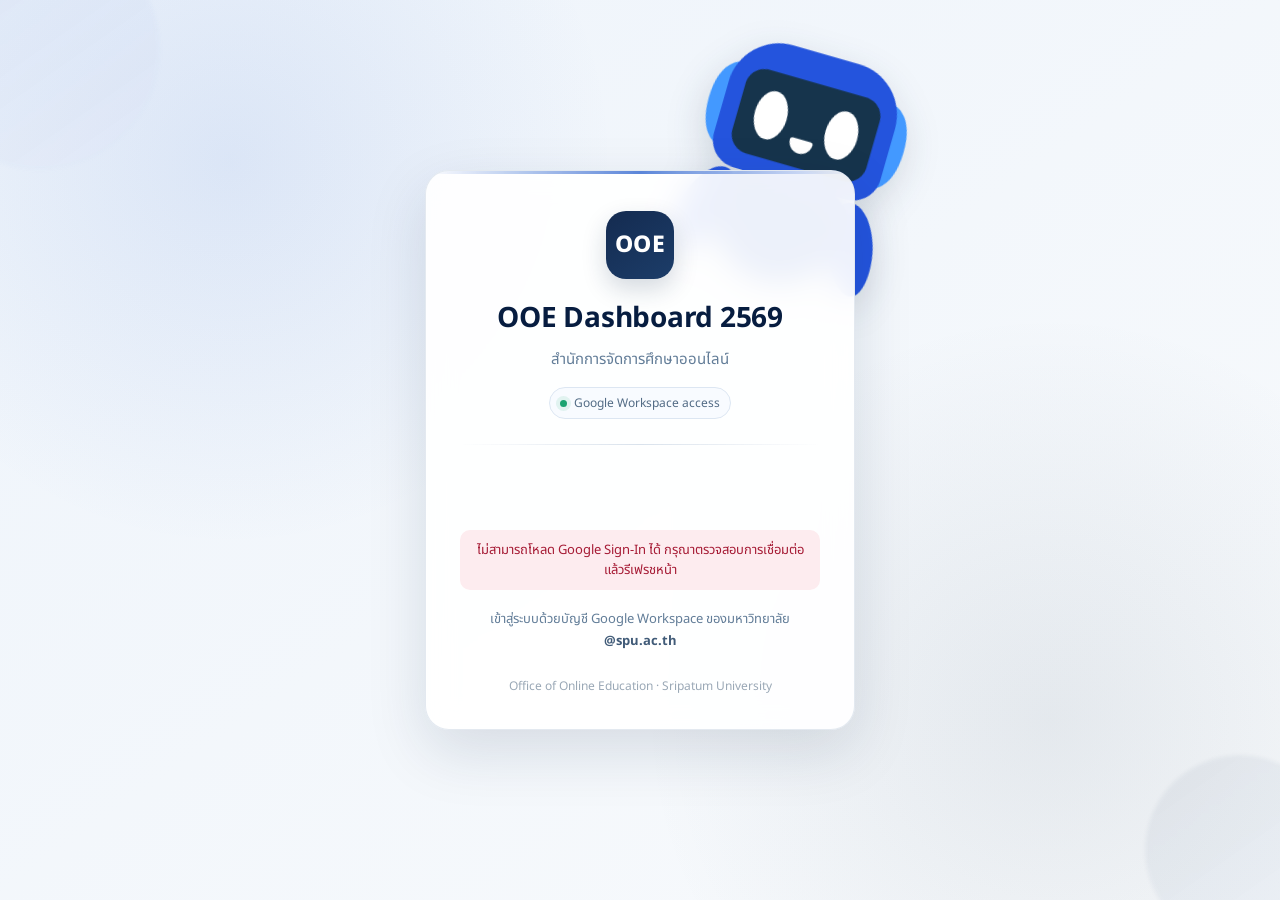
<file: index.html>
<!doctype html>
<html lang="th"><head><meta charset="utf-8"><meta name="viewport" content="width=device-width,initial-scale=1"><title>OOE GS &amp; GR Dashboard 2569</title>
<link rel="stylesheet" href="assets/ooe-font.css">
<style>
:root{--navy:#102a43;--blue:#245dcc;--ink:#243b53;--muted:#627d98;--line:#d9e2ec;--bg:#f3f6fb;--green:#199c6b;--amber:#eaa018;--red:#e64256;--gray:#7b8794;--violet:#7467a8;--shadow:0 8px 24px rgba(16,42,67,.08)}*{box-sizing:border-box}body{margin:0;background:var(--bg);color:var(--ink);font:15px "Noto Sans Thai","Leelawadee UI",Tahoma,Arial,sans-serif}.topbar{background:#142b50;color:#fff}.topbar-inner{max-width:1500px;margin:auto;padding:23px 28px;display:flex;justify-content:space-between;align-items:flex-end;gap:20px}.header-meta{display:flex;flex-direction:column;align-items:flex-end;gap:8px}h1{margin:0;font-size:clamp(23px,3vw,34px);line-height:1.2}.subtitle{margin:5px 0 0;color:#d9e8f5}.source{text-align:right;color:#d9e8f5;font-size:13px;line-height:1.55}.source span{display:block}.source-summary{color:#fff;font-weight:800}.source-reference{display:flex!important;align-items:center;justify-content:flex-end;gap:7px}.lang-switch{display:inline-flex;align-items:center;padding:3px;border:1px solid rgba(255,255,255,.22);border-radius:9px;background:rgba(255,255,255,.07)}.lang-btn{height:28px;min-width:38px;padding:0 9px;border:0;border-radius:6px;background:transparent;color:#c7d7e8;font-size:11px;font-weight:800;line-height:1;cursor:pointer}.lang-btn:hover{background:rgba(255,255,255,.09);color:#fff}.lang-btn.is-active{background:#fff;color:#17365d;box-shadow:0 2px 7px rgba(0,0,0,.12)}.lang-btn:focus-visible{outline:2px solid #fff;outline-offset:2px}.source-status-dot{width:7px;height:7px;flex:0 0 7px;border-radius:50%;background:#32d583;box-shadow:0 0 0 3px rgba(50,213,131,.16);animation:sourceStatusPulse 1.8s ease-in-out infinite}@keyframes sourceStatusPulse{0%,100%{opacity:1;box-shadow:0 0 0 3px rgba(50,213,131,.14)}50%{opacity:.45;box-shadow:0 0 0 6px rgba(50,213,131,.04)}}main{max-width:1500px;margin:auto;padding:22px 28px 40px}.panel{background:#fff;border:1px solid #e2e8f0;border-radius:14px;box-shadow:var(--shadow)}
button{height:42px;border:0;border-radius:9px;padding:0 18px;font:inherit;font-weight:700;cursor:pointer}.page-tabs{display:flex;gap:8px;margin-bottom:16px}.tab{min-width:112px;background:#dfe8f4;color:var(--navy);border:1px solid #c8d5e5}.tab.active{background:var(--blue);border-color:var(--blue);color:#fff}.nav-link{height:42px;display:inline-flex;align-items:center;justify-content:center;text-decoration:none;font-weight:700;cursor:pointer;border-radius:9px}.nav-link:hover{text-decoration:none;background:#cfdced}.filters{padding:18px;display:grid;grid-template-columns:minmax(170px,1fr) minmax(170px,1fr) minmax(190px,1fr) minmax(260px,1.35fr) auto;gap:12px;align-items:end}.field label{display:block;margin:0 0 6px;color:var(--muted);font-size:12px;font-weight:700}.field select,.field input{width:100%;height:42px;padding:0 12px;border:1px solid #bcccdc;border-radius:9px;background:#fff;color:var(--ink);font:inherit}.field select:focus,.field input:focus{outline:3px solid rgba(36,93,204,.14);border-color:var(--blue)}.reset{background:#e6edf8;color:var(--navy)}.refresh{background:var(--blue);color:#fff}.filter-actions{display:flex;gap:8px;align-items:end}.review-badge{display:inline-flex;border-radius:999px;padding:5px 9px;font-weight:700;white-space:nowrap}.review-badge.pass{background:#e7f7f0;color:#127a55}.review-badge.fail{background:#fdecef;color:#b4233b}.review-badge.no-content{background:#f1eff8;color:#5f528f}.review-badge.wait{background:#eef2f6;color:#627d98}.review-badge.reviewing{background:#fff4d6;color:#9a6700}
.kpis{display:grid;grid-template-columns:repeat(5,minmax(0,1fr));gap:14px;margin:16px 0}.kpi{position:relative;padding:18px 20px;min-height:146px;overflow:hidden;box-shadow:0 7px 20px rgba(16,42,67,.065);transition:transform .18s ease,box-shadow .18s ease,border-color .18s ease}.kpi::before{content:"";position:absolute;left:0;right:0;top:0;height:3px;background:var(--blue)}.kpi.green::before{background:var(--green)}.kpi.amber::before{background:var(--amber)}.kpi.red::before{background:var(--red)}.kpi.violet::before{background:var(--violet)}.kpi-mainline{display:flex;align-items:center;gap:16px;min-height:106px}.kpi-copy{min-width:0;flex:1}.kpi-icon{width:52px;height:52px;border-radius:14px;display:grid;place-items:center;flex:0 0 52px;background:#eaf2fb;color:#245dcc}.kpi-icon.green{background:#e8f7f1;color:var(--green)}.kpi-icon.amber{background:#fff5df;color:#c77a00}.kpi-icon.red{background:#fff0f2;color:var(--red)}.kpi-icon.violet{background:#f1eff8;color:var(--violet)}.kpi-icon svg{width:27px;height:27px}.kpi-label{font-size:15px;font-weight:800;color:#334e68;line-height:1.35}.kpi-value{font-size:39px;font-weight:800;line-height:1.05;margin:5px 0 0;color:#071d40;letter-spacing:-.025em}.kpi-note{margin-top:7px;font-size:13px;color:var(--muted);line-height:1.4}
.kpi-filter-card{cursor:pointer;user-select:none;display:flex;flex-direction:column;padding-bottom:14px;transition:transform .16s ease,box-shadow .16s ease,outline-color .16s ease}
.kpi-filter-card .kpi-mainline{min-height:92px;flex:1}
.kpi-filter-card::after{content:attr(data-cue);position:static;align-self:flex-end;display:inline-flex;align-items:center;min-height:22px;margin-top:9px;padding:3px 8px;border:1px solid #d9e5f2;border-radius:999px;background:#f5f8fc;color:#627d98;font-size:10px;font-weight:800;line-height:1;letter-spacing:.01em;pointer-events:none;transition:background .16s ease,color .16s ease,border-color .16s ease,transform .16s ease}
.kpi-filter-card:hover{transform:translateY(-2px);box-shadow:0 11px 26px rgba(16,42,67,.11)}
.kpi-filter-card:hover::after{background:#eaf2fb;color:#245dcc;border-color:#c8daf3;transform:translateX(2px)}
.kpi-filter-card:focus-visible{outline:3px solid rgba(47,111,214,.22);outline-offset:3px}
.kpi-filter-card.is-active{outline:2px solid #2f6fd6;outline-offset:0;box-shadow:0 9px 22px rgba(47,111,214,.12)}
.kpi-filter-card.is-active::after{content:attr(data-cue-active);background:#eaf2fb;color:#245dcc;border-color:#bcd2ef}
.kpi.green.kpi-filter-card.is-active{outline-color:var(--green);box-shadow:0 9px 22px rgba(31,157,112,.16)}
.kpi.green.kpi-filter-card.is-active::after{background:#e8f7f1;color:#127a55;border-color:#bee6d6}
.kpi.amber.kpi-filter-card.is-active{outline-color:var(--amber);box-shadow:0 9px 22px rgba(234,160,24,.17)}
.kpi.amber.kpi-filter-card.is-active::after{background:#fff5df;color:#9a6700;border-color:#f4d79a}
.kpi.red.kpi-filter-card.is-active{outline-color:var(--red);box-shadow:0 9px 22px rgba(230,65,86,.16)}
.kpi.red.kpi-filter-card.is-active::after{background:#fff0f2;color:#b4233b;border-color:#f3c7ce}
.kpi.violet.kpi-filter-card.is-active{outline-color:var(--violet);box-shadow:0 9px 22px rgba(116,103,168,.16)}
.kpi.violet.kpi-filter-card.is-active::after{background:#f1eff8;color:#5f528f;border-color:#d8d1ea}

.charts-grid{display:grid;grid-template-columns:minmax(0,1.55fr) minmax(380px,1fr);gap:16px;margin-bottom:16px;align-items:stretch}.chart-panel{padding:22px;height:100%}.charts-grid>.chart-panel:last-child{display:flex;flex-direction:column}.charts-grid>.chart-panel:last-child .donut-body{flex:1}.section-head{display:flex;justify-content:space-between;gap:18px;align-items:flex-start;margin-bottom:20px}.section-head h2,.table-tools h2{margin:0;color:#071d40;font-size:20px}.section-head p,.table-tools p{margin:5px 0 0;color:var(--muted);font-size:12px}.legend{display:flex;gap:14px;flex-wrap:wrap;font-size:12px;color:var(--muted)}.legend span{display:flex;align-items:center;gap:6px}.dot{width:10px;height:10px;border-radius:50%}.dot.green{background:var(--green)}.dot.amber{background:var(--amber)}.dot.red{background:var(--red)}.dot.violet{background:var(--violet)}.dot.gray{background:var(--gray)}.chart{display:flex;flex-direction:column;gap:13px}.chart-row{display:grid;grid-template-columns:minmax(190px,290px) 1fr 78px;gap:12px;align-items:center}.faculty{text-align:right;font-size:13px;line-height:1.25}.track{height:30px;background:#edf2f7;border-radius:7px;display:flex;overflow:visible;position:relative}.seg{height:100%;display:flex;align-items:center;justify-content:center;color:#fff;font-size:12px;font-weight:800;min-width:0;overflow:visible;position:relative}.seg:first-child{border-radius:7px 0 0 7px}.seg:last-child{border-radius:0 7px 7px 0}.seg:only-child{border-radius:7px}.seg span{position:relative;z-index:2;min-width:10px;padding:0 1px;white-space:nowrap;text-align:center;line-height:1;text-shadow:0 1px 2px rgba(0,0,0,.28);pointer-events:none}.seg.green{background:var(--green)}.seg.amber{background:var(--amber)}.seg.red{background:var(--red)}.seg.violet{background:var(--violet)}.seg.gray{background:var(--gray)}.seg span{padding:0 5px}.total{font-weight:800;color:#071d40;white-space:nowrap}.empty{padding:28px;text-align:center;color:var(--muted);background:#f7fafc;border-radius:10px}.donut-body{display:flex;flex-direction:column;align-items:center;justify-content:center;gap:20px;min-height:330px}.donut{width:180px;height:180px;border-radius:50%;display:grid;place-items:center;background:#e8eef5}.donut::before{content:"";width:112px;height:112px;border-radius:50%;background:#fff;box-shadow:0 0 0 1px rgba(16,42,67,.04)}.donut-center{position:absolute;text-align:center;color:#071d40}.donut-wrap{position:relative;width:180px;height:180px;display:grid;place-items:center;margin:0 auto}.donut-number{display:block;font-size:28px;font-weight:800;line-height:1.1}.donut-label{display:block;margin-top:4px;color:var(--muted);font-size:12px}.donut-list{width:min(100%,360px);display:flex;flex-direction:column;gap:10px}.donut-item{display:grid;grid-template-columns:12px minmax(0,1fr) auto;align-items:center;gap:9px;color:var(--muted);font-size:13px;padding:2px 0}.donut-item strong{color:#071d40;white-space:nowrap}.donut-item .dot{border-radius:50%}.source-qr{margin-top:20px;padding-top:19px;border-top:1px solid var(--line);display:grid;grid-template-columns:118px 1fr;gap:16px;align-items:center}.source-qr img{display:block;width:118px;height:118px;padding:6px;border:1px solid #dce4ee;border-radius:10px;background:#fff}.source-qr h3{margin:0 0 5px;color:#071d40;font-size:16px}.source-qr p{margin:0;color:var(--muted);font-size:13px;line-height:1.55}
.table-panel{overflow:hidden}.table-tools{padding:19px 22px;border-bottom:1px solid var(--line);display:flex;justify-content:space-between;align-items:center;gap:14px}.table-actions{display:flex;align-items:center;justify-content:flex-end;gap:12px;flex-wrap:wrap}.count{color:var(--muted);font-size:13px}.criteria-link{height:38px;display:inline-flex;align-items:center;justify-content:center;gap:7px;padding:0 12px;border:1px solid #c8d8eb;border-radius:9px;background:#f7fbff;color:#174f9e;font-size:12px;font-weight:800;text-decoration:none;white-space:nowrap;transition:background .15s ease,border-color .15s ease,box-shadow .15s ease,transform .15s ease}.criteria-link:hover{background:#edf5ff;border-color:#93b3db;text-decoration:none}.criteria-link:active{transform:translateY(1px)}.criteria-link:focus-visible{outline:0;box-shadow:0 0 0 3px rgba(36,93,204,.18);border-color:var(--blue)}.criteria-link svg{width:16px;height:16px;flex:0 0 16px}.table-wrap{overflow:auto;max-height:650px}table{width:100%;min-width:1100px;border-collapse:separate;border-spacing:0}thead th{position:sticky;top:0;z-index:2;padding:12px 14px;background:#edf2f8;border-bottom:1px solid #cbd5e1;text-align:left;color:#44546a;font-size:12px;white-space:nowrap}tbody td{padding:13px 14px;border-bottom:1px solid #edf2f7;vertical-align:middle;font-size:13px;max-width:300px}tbody tr:hover{background:#f7fbff}.num{text-align:right;font-variant-numeric:tabular-nums}.nowrap{white-space:nowrap}.course{font-weight:800;color:#14345f}a{color:var(--blue);text-decoration:none;font-weight:800}a:hover{text-decoration:underline}.badge{display:inline-flex;border-radius:999px;padding:5px 10px;color:#fff;font-weight:700;white-space:nowrap}.badge.green{background:var(--green)}.badge.amber{background:#c77a00}.badge.red{background:var(--red)}.badge.violet{background:var(--violet)}.badge.gray{background:var(--gray)}.pager{padding:14px 18px;display:flex;justify-content:space-between;align-items:center;border-top:1px solid var(--line)}.pager-controls{display:flex;gap:8px}.pager button{height:34px;padding:0 12px;background:#e6edf8;color:var(--navy)}.pager button:disabled{opacity:.45;cursor:not-allowed}.note{margin:13px 0 0;color:var(--muted);font-size:12px}
@media(max-width:1250px){.kpis{grid-template-columns:repeat(3,1fr)}}@media(max-width:1100px){.charts-grid{grid-template-columns:1fr}.donut-body{grid-template-columns:180px minmax(220px,1fr);max-width:560px;margin:auto}.source-qr{max-width:560px;margin:20px auto 0}}@media(max-width:950px){.topbar-inner{align-items:flex-start;flex-direction:column}.header-meta{align-items:flex-start}.source{text-align:left}.source-reference{justify-content:flex-start}.filters{grid-template-columns:repeat(2,1fr)}.kpis{grid-template-columns:repeat(2,1fr)}}@media(max-width:650px){.filter-actions{display:grid;grid-template-columns:1fr 1fr}.filter-actions button{width:100%}main{padding:16px 12px 30px}.topbar-inner{padding:18px 14px}.filters{grid-template-columns:1fr}.kpis{grid-template-columns:1fr}.chart-row{grid-template-columns:1fr}.faculty{text-align:left}.section-head,.table-tools{flex-direction:column}.table-tools{align-items:stretch}.table-actions{width:100%;justify-content:flex-end}.criteria-link{min-height:44px;height:auto;padding:9px 12px;white-space:normal;text-align:center;line-height:1.35}.page-tabs{display:grid;grid-template-columns:repeat(4,1fr)}.tab{width:100%}.donut-body{grid-template-columns:1fr;justify-items:center}.donut-list{width:100%}.source-qr{grid-template-columns:96px 1fr}.source-qr img{width:96px;height:96px}}
</style><script>document.documentElement.classList.add("auth-check");</script>
<style>
html.auth-check body{visibility:hidden}
.auth-chip{position:fixed;right:16px;bottom:16px;z-index:9999;display:flex;align-items:center;gap:10px;padding:8px 10px 8px 13px;background:rgba(255,255,255,.96);border:1px solid #d9e2ec;border-radius:999px;box-shadow:0 8px 24px rgba(16,42,67,.14);font-size:12px;color:#627d98}
.auth-chip button{height:30px;padding:0 12px;border:0;border-radius:999px;background:#e6edf8;color:#102a43;font:inherit;font-weight:700;cursor:pointer}
</style>
<script src="auth-config.js"></script>
<script src="auth.js"></script>
<script>OOEAuth.requireAuth();</script>
<script src="assets/ooe-i18n.js?v=20261123-reference-date-v1"></script>

<style>
/* OOE dashboard micro-interactions */
.kpi{
  transition:transform .2s ease,box-shadow .2s ease,border-color .2s ease;
}
.kpi:hover{
  transform:translateY(-3px);
  box-shadow:0 14px 30px rgba(16,42,67,.13);
}
.dashboard-reveal .seg{
  transform-origin:left center;
  animation:barReveal .7s cubic-bezier(.2,.75,.25,1) both;
}
@property --ooe-sweep{
  syntax:"<angle>";
  inherits:false;
  initial-value:0deg;
}
.dashboard-reveal .donut{
  -webkit-mask:conic-gradient(#000 0 var(--ooe-sweep),transparent var(--ooe-sweep) 360deg);
  mask:conic-gradient(#000 0 var(--ooe-sweep),transparent var(--ooe-sweep) 360deg);
  animation:donutReveal .85s cubic-bezier(.2,.75,.25,1) both;
}
@keyframes barReveal{
  from{transform:scaleX(0);opacity:.4}
  to{transform:scaleX(1);opacity:1}
}
@keyframes donutReveal{
  from{--ooe-sweep:0deg}
  to{--ooe-sweep:360deg}
}
@media (prefers-reduced-motion:reduce){
  .kpi,.kpi:hover{transition:none;transform:none}
  .dashboard-reveal .seg,.dashboard-reveal .donut{animation:none}
  .source-status-dot{animation:none}
}
</style>


<style>
/* Interactive faculty chart + loading skeleton */
.chart-row[data-faculty]{
  position:relative;
  cursor:pointer;
  border-radius:8px;
  transition:background .16s ease,transform .16s ease;
}
.chart-row[data-faculty]:hover,
.chart-row[data-faculty]:focus-visible{
  z-index:12;
  background:#f7fbff;
  transform:translateX(2px);
  outline:none;
}
.faculty-tooltip{
  position:absolute;
  left:50%;
  top:calc(100% + 8px);
  z-index:30;
  width:max-content;
  max-width:min(380px,calc(100vw - 40px));
  padding:10px 12px;
  border:1px solid #d7e3f0;
  border-radius:10px;
  background:#102a43;
  color:#fff;
  box-shadow:0 10px 28px rgba(16,42,67,.20);
  opacity:0;
  visibility:hidden;
  pointer-events:none;
  transform:translate(-50%,6px);
  transition:opacity .14s ease,transform .14s ease,visibility .14s ease;
  text-align:left;
  line-height:1.45;
}
.faculty-tooltip::before{
  content:"";
  position:absolute;
  left:50%;
  top:-6px;
  width:10px;
  height:10px;
  background:#102a43;
  transform:translateX(-50%) rotate(45deg);
}
.faculty-tooltip strong{display:block;font-size:12px;font-weight:800;white-space:normal}
.faculty-tooltip span{display:block;margin-top:3px;color:#d9e8f5;font-size:11px;font-weight:600;white-space:normal}
.faculty-tooltip small{display:block;margin-top:6px;padding-top:6px;border-top:1px solid rgba(255,255,255,.16);color:#a9c6df;font-size:10px;font-weight:700}
.chart-row[data-faculty]:hover .faculty-tooltip,
.chart-row[data-faculty]:focus-visible .faculty-tooltip{
  opacity:1;
  visibility:visible;
  transform:translate(-50%,0);
}
.skeleton-block,.skeleton-line,.skeleton-pill,.skeleton-circle{
  position:relative;
  overflow:hidden;
  background:#e7edf4 !important;
}
.skeleton-block::after,.skeleton-line::after,.skeleton-pill::after,.skeleton-circle::after{
  content:"";
  position:absolute;
  inset:0;
  transform:translateX(-100%);
  background:linear-gradient(90deg,transparent,rgba(255,255,255,.72),transparent);
  animation:skeletonShimmer 1.15s ease-in-out infinite;
}
.skeleton-kpi{display:block;width:78px;height:38px;border-radius:8px;margin-top:6px}
.skeleton-chart-row{display:grid;grid-template-columns:minmax(190px,290px) 1fr 78px;gap:12px;align-items:center;min-height:30px}
.skeleton-line{display:block;height:14px;border-radius:7px}
.skeleton-track{height:30px;border-radius:7px}
.skeleton-pill{display:inline-block;width:64px;height:14px;border-radius:999px}
.donut.skeleton-circle{background:#e7edf4 !important}
.skeleton-legend{display:flex;flex-direction:column;gap:13px;width:100%}
.skeleton-legend .skeleton-line:nth-child(1){width:92%}
.skeleton-legend .skeleton-line:nth-child(2){width:78%}
.skeleton-legend .skeleton-line:nth-child(3){width:86%}
.skeleton-table-row td{padding-top:15px;padding-bottom:15px}
.skeleton-cell{display:block;height:13px;border-radius:7px;background:#e7edf4;position:relative;overflow:hidden}
.skeleton-cell::after{
  content:"";position:absolute;inset:0;transform:translateX(-100%);
  background:linear-gradient(90deg,transparent,rgba(255,255,255,.72),transparent);
  animation:skeletonShimmer 1.15s ease-in-out infinite;
}
@keyframes skeletonShimmer{to{transform:translateX(100%)}}
@media(max-width:650px){.skeleton-chart-row{grid-template-columns:1fr}}
@media(prefers-reduced-motion:reduce){
  .chart-row[data-faculty]{transition:none}
  .skeleton-block::after,.skeleton-line::after,.skeleton-pill::after,.skeleton-circle::after,.skeleton-cell::after{animation:none}
}
</style>

<link rel="stylesheet" href="assets/ooe-language-switch.css">
<link rel="stylesheet" href="assets/ooe-mobile.css">
<link rel="stylesheet" href="assets/ooe-single-select.css">
<link rel="stylesheet" href="assets/ooe-profile-count-filter.css">
<style>
.progress-notice{display:flex;flex-wrap:wrap;gap:8px 14px;align-items:center;margin:12px 0;padding:12px 15px;border-radius:11px;border:1px solid #f0c989;background:#fff8e9;color:#82530e;font-size:13px;line-height:1.6;overflow-wrap:anywhere}
.progress-notice[hidden]{display:none!important}
.progress-notice strong{font-weight:800}
.progress-notice small{flex-basis:100%;font-size:12px;color:#85612a}
</style>
<style>
/* GS-only Profile Summary / Course View; hidden entirely on GR. */
.gs-profile-summary{margin:16px 0;padding:15px 17px}
.gs-profile-summary[hidden],.gs-view-tools[hidden]{display:none!important}
.gs-profile-head{display:flex;align-items:center;justify-content:space-between;gap:12px;flex-wrap:wrap;margin-bottom:10px}
.gs-profile-head strong{color:var(--navy);font-size:13px}
.gs-profile-head small{font-size:11px;color:var(--muted)}
.gs-profile-grid{display:grid;grid-template-columns:repeat(5,minmax(0,1fr));gap:8px}
.gs-profile-card{height:auto;min-height:69px;padding:10px 12px;text-align:left;display:flex;justify-content:space-between;align-items:center;gap:8px;background:#f8fafd;border:1px solid #dfe7f1;border-radius:10px;color:var(--muted);transition:border-color .16s,box-shadow .16s,transform .16s}
.gs-profile-card span{font-size:12px;font-weight:600;line-height:1.4}
.gs-profile-card strong{font-size:21px;font-weight:800;font-variant-numeric:tabular-nums;color:var(--navy)}
.gs-profile-card[data-gs-status="ผ่าน"] strong{color:var(--green)}
.gs-profile-card[data-gs-status="ไม่ผ่าน"] strong{color:var(--red)}
.gs-profile-card[data-gs-status="อยู่ระหว่างการตรวจสอบ"] strong{color:#b7791f}
.gs-profile-card[data-gs-status="ไม่พบเนื้อหา"] strong{color:var(--violet)}
.gs-profile-card:hover{border-color:#a5bddf;transform:translateY(-1px)}
.gs-profile-card:focus-visible,.gs-mode:focus-visible{outline:3px solid #7da5ed;outline-offset:2px}
.gs-profile-card[aria-pressed="true"]{border-color:var(--blue);box-shadow:0 0 0 2px rgba(36,93,204,.13);background:#edf4ff}
.gs-view-tools{display:flex;gap:4px;padding:3px;border:1px solid #dce6f1;background:#f4f7fb;border-radius:10px}
.gs-mode{height:32px;padding:0 13px;background:transparent;color:var(--muted);font-size:12px;border-radius:7px}
.gs-mode[aria-pressed="true"]{background:var(--blue);color:white;box-shadow:0 2px 7px rgba(36,93,204,.2)}
.gs-tree-toggle{width:23px;height:23px;flex:0 0 23px;padding:0;display:inline-grid;place-items:center;border:0;border-radius:6px;background:#2f6fd6;color:#fff;font-weight:900;font-size:16px;line-height:1;box-shadow:0 1px 2px rgba(16,42,67,.12)}
.gs-tree-toggle:hover{background:#245dcc}
.gs-tree-toggle:focus-visible{outline:3px solid rgba(47,111,214,.23);outline-offset:2px}
.gs-faculty-group-row td{padding:12px 14px!important;background:linear-gradient(90deg,#e4eefb,#eef5fc)!important;border-top:1px solid #cbdced;border-bottom:1px solid #cbdced;border-left:4px solid #2f6fd6;color:#14345f}
.gs-faculty-line{display:flex;align-items:center;gap:10px;min-width:max-content}
.gs-faculty-name{color:#14345f;font-weight:800;font-size:14px}
.gs-faculty-count{padding:4px 9px;border-radius:999px;background:#fff;border:1px solid #c9dcef;color:#486581;font-size:11px;font-weight:800;line-height:1}
.gs-course-row td{background:#f8fbff!important;border-bottom:1px solid #e1eaf4;color:#486581}
.gs-course-row td:first-child{box-shadow:inset 3px 0 0 #bfd1e8}
.gs-course-first{position:relative;padding-left:42px!important;white-space:nowrap}
.gs-course-first::before{content:"";position:absolute;left:28px;top:-1px;bottom:50%;width:1px;background:#cbd8e6}
.gs-course-first::after{content:"";position:absolute;left:28px;top:50%;width:10px;height:1px;background:#cbd8e6}
.gs-course-line{display:inline-flex;align-items:center;gap:15px}
.gs-course-title{display:inline-flex;align-items:center;gap:7px}
.gs-course-code{font-size:14px;font-weight:800;color:#153e68}
.gs-profile-count{display:inline-flex;align-items:center;padding:3px 8px;border:1px solid #d7e3f1;border-radius:999px;background:#eef4fb;color:#627d98;font-size:11px;font-weight:800;line-height:1}
.gs-parent-placeholder{color:#7b8794;text-align:center}
.gs-profile-row td{background:#fff!important;color:#52667d;font-size:12.5px}
.gs-profile-row:hover td{background:#fbfdff!important}
.gs-profile-first{position:relative;min-width:70px}
.gs-profile-first::before{content:"";position:absolute;left:68px;top:-1px;bottom:50%;width:1px;background:#cbd8e6}
.gs-profile-first::after{content:"";position:absolute;left:68px;right:-1px;top:50%;height:1px;background:#cbd8e6}
.gs-profile-code{position:relative;padding-left:14px!important;color:#486581;font-weight:700;white-space:nowrap}
.gs-profile-code::after{content:"";position:absolute;left:-1px;top:50%;width:10px;height:1px;background:#cbd8e6}
.gs-tree-table{min-width:1100px}
@media(max-width:1100px){.gs-profile-grid{grid-template-columns:repeat(3,minmax(0,1fr))}}
@media(max-width:650px){.gs-profile-grid{grid-template-columns:repeat(2,minmax(0,1fr))}.gs-profile-card{min-height:61px}.gs-profile-card strong{font-size:19px}.gs-view-tools{width:100%;justify-content:stretch}.gs-mode{flex:1}.gs-course-first{padding-left:38px!important}.gs-course-first::before,.gs-course-first::after{left:24px}.gs-profile-first::before,.gs-profile-first::after{left:64px}}
@media(prefers-reduced-motion:reduce){.gs-profile-card{transition:none}}
</style>
<style>
/* GR/GS: same Profile-count selector as AI Tutor/Podcast; six responsive filter fields. */
.filters{grid-template-columns:minmax(155px,1fr) minmax(155px,1fr) minmax(170px,1fr) minmax(155px,1fr) minmax(220px,1.25fr) auto}
@media(max-width:1370px){.filters{grid-template-columns:repeat(3,minmax(0,1fr))}}
@media(max-width:950px){.filters{grid-template-columns:repeat(2,minmax(0,1fr))}}
@media(max-width:650px){.filters{grid-template-columns:minmax(0,1fr)}}
</style>
</head><body>
<header class="topbar"><div class="topbar-inner"><div><h1 id="pageTitle">Dashboard รายวิชานอกแผน GR</h1><p class="subtitle" data-i18n="header.subtitle">ปีการศึกษา 2569 · ภาคการศึกษา 1</p></div><div class="header-meta"><div class="source"><span data-i18n="header.office">สำนักการจัดการศึกษาออนไลน์ (OOE)</span><span class="source-summary" id="sourceSummary">กำลังโหลดข้อมูลออนไลน์...</span><span class="source-reference"><i class="source-status-dot" aria-hidden="true"></i><span id="sourceReferenceText">ข้อมูลอ้างอิง ณ วันที่ 23/11/2569</span></span></div><div class="lang-switch" data-active="th" role="group" data-i18n-aria-label="language.switcher" aria-label="เลือกภาษา"><button class="lang-btn" type="button" data-lang="th" aria-pressed="true">TH</button><button class="lang-btn" type="button" data-lang="en" aria-pressed="false">EN</button></div></div></div></header>
<main><nav class="page-tabs" data-i18n-aria-label="nav.aria" aria-label="เลือกหน้าประเภทรายวิชา"><button class="tab" data-type="GS" type="button" data-i18n="nav.gs">หน้า GS</button><button class="tab" data-type="GR" type="button" data-i18n="nav.gr">หน้า GR</button><a class="tab nav-link" href="ai-tutor.html" data-i18n="nav.aiTutor">AI Tutor</a><a class="tab nav-link" href="podcast.html" data-i18n="nav.podcast">Podcast</a></nav>
<section class="panel filters"><div class="field"><label for="facultyFilter" data-i18n="filters.faculty">คณะ / วิทยาลัย</label><select id="facultyFilter"><option value="" data-i18n="filters.all">ทั้งหมด</option></select></div><div class="field"><label for="statusFilter" data-i18n="filters.progress">ความคืบหน้า</label><select id="statusFilter"><option value="" data-i18n="filters.all">ทั้งหมด</option></select></div><div class="field"><label for="reviewFilter" data-i18n="filters.reviewStatus">สถานะการตรวจสอบ</label><select id="reviewFilter"><option value="" data-i18n="filters.all">ทั้งหมด</option></select></div><div class="field profile-count-field"><label id="profileCountLabel" data-i18n="filters.profileCount">จำนวน Profile</label><div id="profileCountFilter" class="profile-count-filter"></div></div><div class="field"><label for="searchBox" data-i18n="filters.search">ค้นหารหัสวิชาหรือรหัสรายวิชาในระบบ</label><input id="searchBox" type="search" data-i18n-placeholder="filters.searchPlaceholder" placeholder="เช่น ICT401 หรือ 691GS..."></div><div class="filter-actions"><button class="refresh" id="refreshBtn" type="button" data-i18n="filters.refresh">อัปเดตข้อมูล</button><button class="reset" id="resetBtn" type="button" data-i18n="filters.reset">ล้างตัวกรอง</button></div></section>
<div id="progressNotice" class="progress-notice" role="status" hidden></div>
<section class="kpis"><article class="panel kpi kpi-filter-card" data-review-filter="" role="button" tabindex="0" aria-pressed="false" data-i18n-title="kpi.titleAll" title="แสดงทุกสถานะการตรวจสอบ"><div class="kpi-mainline"><span class="kpi-icon"><svg viewBox="0 0 24 24" fill="none" aria-hidden="true"><path d="M4.5 5.5c2.6-.8 4.9-.4 7 1.2v11.8c-2.1-1.6-4.4-2-7-1.2V5.5Zm15 0c-2.6-.8-4.9-.4-7 1.2v11.8c2.1-1.6 4.4-2 7-1.2V5.5Z" stroke="currentColor" stroke-width="1.7" stroke-linejoin="round"/></svg></span><div class="kpi-copy"><div class="kpi-label" data-i18n="kpi.total">รายวิชาทั้งหมด</div><div class="kpi-value" id="totalKpi">0</div><div class="kpi-note" id="totalNote"></div></div></div></article><article class="panel kpi green kpi-filter-card" data-review-filter="ผ่าน" role="button" tabindex="0" aria-pressed="false" data-i18n-title="kpi.titlePass" title="กรองเฉพาะรายวิชาที่ผ่าน"><div class="kpi-mainline"><span class="kpi-icon green"><svg viewBox="0 0 24 24" fill="none" aria-hidden="true"><path d="m5 12.5 4.2 4.2L19 7" stroke="currentColor" stroke-width="2.2" stroke-linecap="round" stroke-linejoin="round"/></svg></span><div class="kpi-copy"><div class="kpi-label" data-i18n="kpi.pass">ผ่าน</div><div class="kpi-value" id="passKpi">0</div><div class="kpi-note" id="passNote"></div></div></div></article><article class="panel kpi amber kpi-filter-card" data-review-filter="อยู่ระหว่างการตรวจสอบ" role="button" tabindex="0" aria-pressed="false" data-i18n-title="kpi.titleReviewing" title="กรองเฉพาะรายวิชาที่อยู่ระหว่างการตรวจสอบ"><div class="kpi-mainline"><span class="kpi-icon amber"><svg viewBox="0 0 24 24" fill="none" aria-hidden="true"><path d="M12 6.5v7.2" stroke="currentColor" stroke-width="1.8" stroke-linecap="round"/><circle cx="12" cy="17.2" r="1" fill="currentColor"/></svg></span><div class="kpi-copy"><div class="kpi-label" data-i18n="kpi.reviewing">อยู่ระหว่างการตรวจสอบ</div><div class="kpi-value" id="reviewingKpi">0</div><div class="kpi-note" id="reviewingNote"></div></div></div></article><article class="panel kpi red kpi-filter-card" data-review-filter="ไม่ผ่าน" role="button" tabindex="0" aria-pressed="false" data-i18n-title="kpi.titleFail" title="กรองเฉพาะรายวิชาที่ไม่ผ่าน"><div class="kpi-mainline"><span class="kpi-icon red"><svg viewBox="0 0 24 24" fill="none" aria-hidden="true"><path d="m7 7 10 10M17 7 7 17" stroke="currentColor" stroke-width="2.2" stroke-linecap="round"/></svg></span><div class="kpi-copy"><div class="kpi-label" data-i18n="kpi.fail">ไม่ผ่าน</div><div class="kpi-value" id="failKpi">0</div><div class="kpi-note" id="failNote"></div></div></div></article><article class="panel kpi violet kpi-filter-card" data-review-filter="ไม่พบเนื้อหา" role="button" tabindex="0" aria-pressed="false" data-i18n-title="kpi.titleNoContent" title="กรองเฉพาะรายวิชาที่ไม่พบเนื้อหา"><div class="kpi-mainline"><span class="kpi-icon violet"><svg viewBox="0 0 24 24" fill="none" aria-hidden="true"><path d="M6.5 4.5h8l3 3v12h-11v-15Z" stroke="currentColor" stroke-width="1.8" stroke-linejoin="round"/><path d="M14.5 4.5v3h3M9.5 12h5M9.5 15.5h3" stroke="currentColor" stroke-width="1.8" stroke-linecap="round"/></svg></span><div class="kpi-copy"><div class="kpi-label" data-i18n="review.noContent">ไม่พบเนื้อหา</div><div class="kpi-value" id="noContentKpi">0</div><div class="kpi-note" id="noContentNote"></div></div></div></article></section>
<section id="gsProfileSummary" class="panel gs-profile-summary" aria-label="ข้อมูลระดับ Profile — GS" hidden>
  <div class="gs-profile-head"><strong id="gsProfileHeading">ข้อมูลระดับ Profile — GS</strong><small id="gsProfileHint">อัปเดตตามข้อมูล Google Sheet และตัวกรองปัจจุบัน</small></div>
  <div class="gs-profile-grid" role="group" id="profileCardGroup" aria-label="ตัวกรอง Profile GS">
    <button type="button" class="gs-profile-card" data-gs-status="" aria-pressed="false"><span data-gs-label="all">Profile ทั้งหมด</span><strong data-gs-count="all">0</strong></button>
    <button type="button" class="gs-profile-card" data-gs-status="ผ่าน" aria-pressed="false"><span data-gs-label="pass">Profile ผ่าน</span><strong data-gs-count="ผ่าน">0</strong></button>
    <button type="button" class="gs-profile-card" data-gs-status="อยู่ระหว่างการตรวจสอบ" aria-pressed="false"><span data-gs-label="reviewing">Profile อยู่ระหว่างตรวจสอบ</span><strong data-gs-count="อยู่ระหว่างการตรวจสอบ">0</strong></button>
    <button type="button" class="gs-profile-card" data-gs-status="ไม่ผ่าน" aria-pressed="false"><span data-gs-label="fail">Profile ไม่ผ่าน</span><strong data-gs-count="ไม่ผ่าน">0</strong></button>
    <button type="button" class="gs-profile-card" data-gs-status="ไม่พบเนื้อหา" aria-pressed="false"><span data-gs-label="noContent">Profile ไม่พบเนื้อหา</span><strong data-gs-count="ไม่พบเนื้อหา">0</strong></button>
  </div>
</section>
<section class="charts-grid"><article class="panel chart-panel"><div class="section-head"><div><h2 id="chartTitle"></h2><p data-i18n="chart.description">แสดงผลการตรวจ “ผ่าน / ไม่ผ่าน / ไม่พบเนื้อหา” แยกตามคณะ · รายวิชาที่อยู่ระหว่างการตรวจสอบยังไม่รวมในแท่งกราฟ</p></div><div class="legend"><span><i class="dot green"></i><b data-i18n="chart.pass">ผ่าน</b></span><span><i class="dot red"></i><b data-i18n="chart.fail">ไม่ผ่าน</b></span><span><i class="dot violet"></i><b data-i18n="review.noContent">ไม่พบเนื้อหา</b></span></div></div><div class="chart" id="facultyChart"></div></article><article class="panel chart-panel"><div class="section-head"><div><h2 id="donutTitle">สัดส่วนความคืบหน้าของเนื้อหา</h2><p id="donutUnitDescription" data-i18n="donut.description">คำนวณตามตัวกรองที่เลือก</p></div></div><div class="donut-body"><div class="donut-wrap"><div class="donut" id="donutChart"></div><div class="donut-center"><span class="donut-number" id="donutTotal">0</span><span class="donut-label" id="donutUnitLabel" data-i18n="donut.centerLabel">รายวิชา</span></div></div><div class="donut-list" id="donutLegend"></div></div><div class="source-qr"><img src="[data-uri]" data-i18n-alt="sourceQr.alt" alt="QR Code สำหรับเปิดข้อมูลออนไลน์"><div><h3 data-i18n="sourceQr.title">ข้อมูลออนไลน์จาก Google Sheets</h3><p data-i18n="sourceQr.description">สแกน QR Code เพื่อเปิดข้อมูลที่เผยแพร่สำหรับ Dashboard โดยตรง</p></div></div></article></section>
<section class="panel table-panel"><div class="table-tools"><div><h2 id="detailTitle"></h2><p data-i18n="detail.description">รายวิชาใน d-Learning / i-Learning · ดึงข้อมูลออนไลน์จาก Google Sheets</p></div><div class="table-actions"><div id="gsViewTools" class="gs-view-tools" role="group" aria-label="มุมมองข้อมูล GS" hidden><button type="button" class="gs-mode" data-gs-mode="course" aria-pressed="false">รายวิชา</button><button type="button" class="gs-mode" data-gs-mode="profile" aria-pressed="true">Profile</button></div><div class="count" id="resultCount" hidden aria-hidden="true"></div><a class="criteria-link" href="https://drive.google.com/drive/folders/1ROpp-UgUJHhUZ_e5OwFkJ5IUnu6a54FL?usp=sharing" target="_blank" rel="noopener noreferrer" data-i18n-aria-label="detail.criteriaAnnouncement" aria-label="เกณฑ์การจัดทำรายวิชา"><svg viewBox="0 0 24 24" fill="none" aria-hidden="true"><path d="M7 3h7l3 3v15H7V3Z" stroke="currentColor" stroke-width="1.8" stroke-linejoin="round"/><path d="M14 3v4h4M10 11h4M10 15h4" stroke="currentColor" stroke-width="1.8" stroke-linecap="round"/></svg><span data-i18n="detail.criteriaAnnouncement">เกณฑ์การจัดทำรายวิชา</span><span aria-hidden="true">↗</span></a></div></div><div class="table-wrap"><table><thead id="courseTableHead"><tr><th data-i18n="table.order">ลำดับ</th><th data-i18n="table.courseCode">รหัสวิชา</th><th data-i18n="table.credits">หน่วยกิต</th><th data-i18n="table.courseProfile">รหัสรายวิชาในระบบ</th><th data-i18n="table.createdDate">วันที่ระบบสร้างรายวิชา</th><th data-i18n="table.faculty">คณะ / วิทยาลัย</th><th data-i18n="table.instructors">อาจารย์ผู้สอน</th><th data-i18n="table.reviewStatus">สถานะการตรวจสอบ</th><th data-i18n="table.note">หมายเหตุ</th><th data-i18n="table.course">รายวิชา</th><th data-i18n="table.evidence">หลักฐานการตรวจ</th></tr></thead><tbody id="courseRows"></tbody></table></div><div class="pager"><div class="count" id="pageInfo"></div><div class="pager-controls"><button id="prevBtn" type="button" data-i18n="pager.prev">ก่อนหน้า</button><button id="nextBtn" type="button" data-i18n="pager.next">ถัดไป</button></div></div></section><p class="note" id="footerNote" data-i18n="footer.note">หน้าข้อมูล GR และ GS แยกจากกันโดยสมบูรณ์ · ข้อมูลโหลดจาก Google Sheets เมื่อเปิดหน้าเว็บหรือกด “อัปเดตข้อมูล” · ตัวเลขทั้งหมดเป็นจำนวนรายวิชา</p></main>

<script src="assets/ooe-progress.js"></script>
<script src="assets/ooe-gs-course-view.js?v=20261118-gs-view"></script>
<script src="assets/ooe-gr-course-view.js?v=20261119-reviewed-mix-v1"></script>
<script src="assets/ooe-profile-count-filter.js?v=20261119-grgs-v1"></script>
<script>
const CSV_URL='https://docs.google.com/spreadsheets/d/e/2PACX-1vSrdzF0uLqoeVFjT2Dovsl3l82J7PdBgnTk2g_0VZTSMsZyceTrOgUn4l-JLixxY34FVqxzhMhqUQNP/pub?gid=131857057&single=true&output=csv';
let DATA=[];
let dashboardRevealDone=false;
function revealDashboardOnce(){
  if(dashboardRevealDone)return;
  dashboardRevealDone=true;
  document.body.classList.add('dashboard-reveal');
  window.setTimeout(()=>document.body.classList.remove('dashboard-reveal'),950);
}
const PROGRESS=window.OOEProgress;
const STATUS=PROGRESS.STATUS;
const REVIEW={
  pass:'ผ่าน',
  reviewing:'อยู่ระหว่างการตรวจสอบ',
  fail:'ไม่ผ่าน',
  noContent:'ไม่พบเนื้อหา'
};
const PAGE_SIZE=20;
let currentPage=1;
let activeType=location.hash.replace('#','').toUpperCase()==='GS'?'GS':'GR';
let gsViewMode='profile'; // Preserve the current GS flat Profile table as the default.
let gsProfileStatus=null; // null: no secondary Profile filter; '' is all Profiles.
const gsExpandedCourses=new Set();
const gsCollapsedFaculties=new Set();
const GS_FACULTY_PAGE_SIZE=4;
const GS_VIEW=window.OOEGSCourseView;
const GR_VIEW=window.OOEGRView;
const profileCountFilter=window.OOEProfileCountFilter.create(document.getElementById('profileCountFilter'),()=>render());
const gsProfileTableHead=document.getElementById('courseTableHead').innerHTML;
const GS_WORDING={
  th:{heading:'ข้อมูลระดับ Profile — GS',hint:'อัปเดตตามข้อมูล Google Sheet และตัวกรองปัจจุบัน',all:'Profile ทั้งหมด',pass:'Profile ผ่าน',reviewing:'Profile อยู่ระหว่างตรวจสอบ',fail:'Profile ไม่ผ่าน',noContent:'Profile ไม่พบเนื้อหา',course:'รายวิชา',profile:'Profile',profiles:'จำนวน Profile',details:'รายละเอียด Profile',view:'ดู Profile',hide:'ซ่อน Profile',coursePager:(a,b,n)=>`แสดงรายวิชา ${a}–${b} จาก ${n} รายวิชา`,profilePager:(a,b,n)=>`แสดง Profile ${a}–${b} จาก ${n} Profile`,empty:'ไม่พบรายวิชาตามตัวกรอง',unknown:'ยังไม่มีผลตรวจ'},
  en:{heading:'GS Profile Summary',hint:'Updated from Google Sheets and current filters',all:'All Profiles',pass:'Passed Profiles',reviewing:'Profiles under review',fail:'Failed Profiles',noContent:'Profiles with no content',course:'Courses',profile:'Profiles',profiles:'Profile count',details:'Profile details',view:'View Profiles',hide:'Hide Profiles',coursePager:(a,b,n)=>`Courses ${a}–${b} of ${n}`,profilePager:(a,b,n)=>`Profiles ${a}–${b} of ${n}`,empty:'No courses match these filters',unknown:'No review result'}
};
function gsText(key){
  if(key==='heading'&&activeType==='GR')return I18N.getLanguage()==='th'?'ข้อมูลระดับ Profile — GR':'GR Profile Summary';
  return GS_WORDING[window.OOEI18n.getLanguage()][key];
}
function gsFacultyPager(start,end,total,count){
  if(I18N.getLanguage()==='th')return `แสดงคณะ ${fmt(start)}–${fmt(end)} จาก ${fmt(total)} คณะ · ${fmt(count)} รายวิชา`;
  return `Faculties ${fmt(start)}–${fmt(end)} of ${fmt(total)} · ${fmt(count)} courses`;
}
function gsFacultyToggleLabel(collapsed,faculty){
  return (I18N.getLanguage()==='th'?(collapsed?'ขยายคณะ ':'ย่อคณะ '):(collapsed?'Expand faculty ':'Collapse faculty '))+faculty;
}



const $=id=>document.getElementById(id);
const I18N=window.OOEI18n;
const t=(key,vars={})=>I18N.t(key,vars);
const fmt=(value,options)=>I18N.number(value,options);
const esc=v=>String(v??'').replace(/[&<>"']/g,c=>({'&':'&amp;','<':'&lt;','>':'&gt;','"':'&quot;',"'":'&#39;'}[c]));

function syncPageIdentity(){
  const type=activeType==='GS'?'GS':'GR';
  $('pageTitle').textContent=t('page.dashboardCourse.'+type);
  document.title=t('page.documentTitle.'+type);
}
function progressLabel(status,raw=''){
  if(I18N.getLanguage()==='th'&&raw&&status!==STATUS.unknown&&status!==STATUS.pending)return raw;
  if(I18N.getLanguage()==='th'&&[STATUS.good,STATUS.low,STATUS.none].includes(status)){
    const source=PROGRESS.commonLabel(typeRows(),status);
    if(source)return source;
  }
  return t('progress.'+status);
}
function syncFilterOptionLabels(){
  const allText=t('filters.all');
  ['facultyFilter','statusFilter','reviewFilter'].forEach(id=>{
    const first=$(id)?.querySelector('option[value=""]');
    if(first&&first.textContent!==allText)first.textContent=allText;
  });
  const statusSelect=$('statusFilter');
  for(const status of [STATUS.pending,STATUS.unknown]){
    const found=typeRows().some(d=>d['ความคืบหน้าการทำ']===status);
    const option=[...statusSelect.options].find(o=>o.value===status);
    if(found&&!option){const opt=document.createElement('option');opt.value=status;statusSelect.appendChild(opt);}
    if(!found&&option){if(statusSelect.value===status)statusSelect.value='';option.remove();}
  }
  [...statusSelect.options].forEach(o=>{
    if(!o.value)return;
    const text=progressLabel(o.value);
    if(o.textContent!==text)o.textContent=text;
  });
  [...$('reviewFilter').options].forEach(o=>{
    if(o.value===REVIEW.pass)o.textContent=t('kpi.pass');
    else if(o.value===REVIEW.reviewing)o.textContent=t('kpi.reviewing');
    else if(o.value===REVIEW.fail)o.textContent=t('kpi.fail');
    else if(o.value===REVIEW.noContent)o.textContent=t('review.noContent');
  });
}
function syncKpiCueLabels(){
  const titleKeys={
    '':'kpi.titleAll',
    [REVIEW.pass]:'kpi.titlePass',
    [REVIEW.reviewing]:'kpi.titleReviewing',
    [REVIEW.fail]:'kpi.titleFail',
    [REVIEW.noContent]:'kpi.titleNoContent'
  };
  document.querySelectorAll('.kpi-filter-card[data-review-filter]').forEach(card=>{
    const value=card.dataset.reviewFilter||'';
    card.dataset.cue=t(value?'kpi.cueFilter':'kpi.cueShowAll');
    card.dataset.cueActive=t(value?'kpi.cueFiltering':'kpi.cueAllShown');
    card.title=t(titleKeys[value]||'kpi.titleAll');
  });
}
function syncSourceSummary(){
  const el=$('sourceSummary');
  const state=el.dataset.state||'loading';
  if(state==='ready'){
    const profiles=typeRows();
    // The published GR/GS rows are Profiles. A distinct course is faculty + courseCode.
    const courseCount=GS_VIEW.groupCourses(profiles).length;
    el.textContent=t('source.courseProfileCount',{courses:fmt(courseCount),profiles:fmt(profiles.length)});
  }
  else if(state==='error')el.textContent=t('source.loadError');
  else el.textContent=t('source.loading');
}
function syncLanguageUI(){
  I18N.apply(document);
  $('sourceReferenceText').textContent=t('source.referenceDate',{date:I18N.referenceDate()});
  document.querySelectorAll('.lang-btn').forEach(btn=>{
    const active=btn.dataset.lang===I18N.getLanguage();
    btn.classList.toggle('is-active',active);
    btn.setAttribute('aria-pressed',String(active));
  });
  document.querySelector('.lang-switch').dataset.active=I18N.getLanguage();
  syncFilterOptionLabels();
  profileCountFilter.setLanguage?.(I18N.getLanguage());
  syncKpiCueLabels();
  syncPageIdentity();
  syncSourceSummary();
  if($('sourceSummary').dataset.state==='error'){
    $('facultyChart').innerHTML=`<div class="empty">${t('error.chart')}</div>`;
    $('resultCount').textContent=t('error.result');
  }
}

function showLoadingSkeleton(){
  document.querySelectorAll('.kpi-value').forEach(el=>{
    el.innerHTML='<span class="skeleton-block skeleton-kpi" aria-hidden="true"></span>';
  });
  $('facultyChart').innerHTML=Array.from({length:6},(_,i)=>`
    <div class="skeleton-chart-row" aria-hidden="true">
      <span class="skeleton-line" style="width:${72-(i%3)*9}%"></span>
      <span class="skeleton-block skeleton-track"></span>
      <span class="skeleton-pill"></span>
    </div>`).join('');
  $('donutChart').classList.add('skeleton-circle');
  $('donutChart').style.background='';
  $('donutTotal').textContent='';
  $('donutLegend').innerHTML='<div class="skeleton-legend" aria-hidden="true"><span class="skeleton-line"></span><span class="skeleton-line"></span><span class="skeleton-line"></span></div>';
  const cols=$('courseTableHead').querySelectorAll('th').length||8;
  $('courseRows').innerHTML=Array.from({length:6},()=>`<tr class="skeleton-table-row" aria-hidden="true">${Array.from({length:cols},(_,i)=>`<td><span class="skeleton-cell" style="width:${55+(i%4)*10}%"></span></td>`).join('')}</tr>`).join('');
  $('resultCount').innerHTML='<span class="skeleton-pill" aria-hidden="true"></span>';
  $('pageInfo').textContent=t('source.loading');
}
function clearLoadingSkeleton(){
  $('donutChart').classList.remove('skeleton-circle');
}
function selectFacultyFromChart(faculty){
  const select=$('facultyFilter');
  if(!select||![...select.options].some(o=>o.value===faculty))return;
  select.value=faculty;
  currentPage=1;
  render();
}
function bindFacultyChartFilter(){
  const chart=$('facultyChart');
  if(!chart||chart.dataset.filterBound==='1')return;
  chart.dataset.filterBound='1';
  chart.addEventListener('click',e=>{
    const row=e.target.closest('.chart-row[data-faculty]');
    if(row)selectFacultyFromChart(row.dataset.faculty);
  });
  chart.addEventListener('keydown',e=>{
    if(e.key!=='Enter'&&e.key!==' ')return;
    const row=e.target.closest('.chart-row[data-faculty]');
    if(!row)return;
    e.preventDefault();
    selectFacultyFromChart(row.dataset.faculty);
  });
}

const natural=(a,b)=>String(a).localeCompare(String(b),'th',{numeric:true,sensitivity:'base'});
const typeRows=()=>DATA.filter(d=>d['ประเภท']===activeType);
const unique=(rows,key)=>[...new Set(rows.map(d=>d[key]).filter(Boolean))].sort(natural);
const count=(rows,value)=>rows.filter(d=>d['ความคืบหน้าการทำ']===value).length;

function parseCSV(text){
  const rows=[];
  let row=[],cell='',inQuotes=false;
  for(let i=0;i<text.length;i++){
    const ch=text[i],next=text[i+1];
    if(ch==='"' && inQuotes && next==='"'){cell+='"';i++;}
    else if(ch==='"') inQuotes=!inQuotes;
    else if(ch===',' && !inQuotes){row.push(cell);cell='';}
    else if((ch==='\n'||ch==='\r') && !inQuotes){
      if(ch==='\r'&&next==='\n') i++;
      row.push(cell);
      if(row.some(v=>v!=='')) rows.push(row);
      row=[];cell='';
    } else cell+=ch;
  }
  if(cell||row.length){row.push(cell);rows.push(row);}
  if(!rows.length) return [];
  const headers=rows[0].map(h=>String(h||'').trim());
  return rows.slice(1).map(values=>{
    const obj={};
    headers.forEach((h,i)=>obj[h]=values[i]??'');
    return obj;
  });
}

function normalizeReviewStatus(value){
  const raw=String(value||'').trim();
  return raw==='ไม่มีเนื้อหา'||raw==='ไม่พบเนื้อหา'?REVIEW.noContent:raw;
}

function mapRow(r){
  const rawProgress=String(r.progress||'').trim();
  return {
    'ประเภท':String(r.group||'').trim(),
    'คณะ':String(r.faculty||'').trim(),
    'รหัสวิชา':String(r.courseCode||'').trim(),
    'หน่วยกิต':String(r.credits||'').trim(),
    'Course Profile':String(r.courseProfile||'').trim(),
    'รูปแบบ':String(r.profileType||'').trim(),
    'วันที่สร้างรายวิชา':String(r.createdDate||'').trim(),
    'ชื่อรายวิชา':String(r.courseName||'').trim(),
    'ผู้สอน':String(r.instructors||'').trim(),
    'ประเภทผู้ปฏิบัติงาน':String(r.teacherType||'').trim(),
    'จำนวนผู้สอน':Number(String(r.teacherCount||'0').replace(/,/g,''))||0,
    'จำนวนนักศึกษา':Number(String(r.students||'0').replace(/,/g,''))||0,
    'จำนวนสัปดาห์':Number(String(r.weeks||'0').replace(/,/g,''))||0,
    'รวมเนื้อหาและกิจกรรม':Number(String(r.activities||'0').replace(/,/g,''))||0,
    'ความคืบหน้าการทำ':PROGRESS.classify(rawProgress),
    'ข้อความความคืบหน้าต้นฉบับ':rawProgress,
    'สถานะการตรวจสอบ':normalizeReviewStatus(r.reviewStatus),
    'ลิงก์':String(r.courseLink||'').trim(),
    'หลักฐานการตรวจ':String(r.evidence||'').trim()
  };
}

async function loadData(){
  showLoadingSkeleton();
  $('sourceSummary').dataset.state='loading';
  syncSourceSummary();
  $('refreshBtn').disabled=true;
  $('refreshBtn').textContent=t('filters.refreshing');
  try{
    const url=CSV_URL+(CSV_URL.includes('?')?'&':'?')+'_='+Date.now();
    const response=await fetch(url,{cache:'no-store'});
    if(!response.ok) throw new Error('HTTP '+response.status);
    const csv=await response.text();
    DATA=parseCSV(csv).map(mapRow).filter(d=>d['ประเภท']==='GR'||d['ประเภท']==='GS');
    refreshFaculty();
    clearLoadingSkeleton();
    render();
    revealDashboardOnce();
  }catch(err){
    clearLoadingSkeleton();
    console.error(err);
    $('sourceSummary').dataset.state='error';
    syncSourceSummary();
    $('facultyChart').innerHTML=`<div class="empty">${t('error.chart')}</div>`;
    $('courseRows').innerHTML='';
    $('resultCount').textContent=t('error.result');
  }finally{
    $('refreshBtn').disabled=false;
    $('refreshBtn').textContent=t('filters.refresh');
  }
}

function addOptions(id,values){
  values.forEach(v=>{
    const o=document.createElement('option');
    o.value=v;o.textContent=v;$(id).appendChild(o);
  });
}
addOptions('statusFilter',[STATUS.good,STATUS.low,STATUS.none]);
addOptions('reviewFilter',[REVIEW.pass,REVIEW.reviewing,REVIEW.fail,REVIEW.noContent]);

function refreshFaculty(){
  const old=$('facultyFilter').value;
  $('facultyFilter').innerHTML=`<option value="">${t('filters.all')}</option>`;
  addOptions('facultyFilter',unique(typeRows(),'คณะ'));
  if([...$('facultyFilter').options].some(o=>o.value===old)) $('facultyFilter').value=old;
  // Derive every choice from full courses in the current published GR/GS cohort.
  profileCountFilter.setOptions(GS_VIEW.groupCourses(typeRows()).map(course=>course.profiles.length));
}

function filteredGrCourses(ignoreReview=false){
  const criteria={
    faculty:$('facultyFilter').value,
    progress:$('statusFilter').value,
    review:ignoreReview?'':$('reviewFilter').value,
    search:$('searchBox').value
  };
  // Compute course status on ALL original published Profiles before filtering.
  // Matching a T/L Profile must not remove its sibling from the expanded course.
  return GR_VIEW.filterCourses(GR_VIEW.groupCourses(typeRows()),criteria)
    .filter(course=>profileCountFilter.matches(course.profiles.length));
}

function filtered(ignoreReview=false){
  // GS status stays Profile-grain; count eligibility is computed on full courses first.
  const eligibleProfiles=new Set(GS_VIEW.groupCourses(typeRows())
    .filter(course=>profileCountFilter.matches(course.profiles.length))
    .flatMap(course=>course.profiles));
  const f=$('facultyFilter').value;
  const s=$('statusFilter').value;
  const r=$('reviewFilter').value;
  const q=$('searchBox').value.trim().toLowerCase();
  return typeRows().filter(d=>
    eligibleProfiles.has(d)&&
    (!f||d['คณะ']===f)&&
    (!s||d['ความคืบหน้าการทำ']===s)&&
    (ignoreReview||!r||d['สถานะการตรวจสอบ']===r)&&
    (!q||['รหัสวิชา','หน่วยกิต','Course Profile','ชื่อรายวิชา','คณะ','ผู้สอน'].some(k=>String(d[k]||'').toLowerCase().includes(q)))
  );
}

function setKpis(rows){
  const isGr=activeType==='GR';
  const courseCounts=isGr?GR_VIEW.countCourses(rows):null;
  // Total Courses follows the selected faculty (chart or dropdown), but ignores
  // status, progress, Profile-count and search filters. Count distinct courses,
  // not Profile rows, including any future multi-Profile GS courses.
  const selectedFaculty=$('facultyFilter').value;
  const facultyRows=typeRows().filter(d=>!selectedFaculty||d['คณะ']===selectedFaculty);
  const total=rows.length,all=GS_VIEW.groupCourses(facultyRows).length;
  const pass=isGr?courseCounts[REVIEW.pass]:rows.filter(d=>d['สถานะการตรวจสอบ']===REVIEW.pass).length;
  const reviewing=isGr?courseCounts[REVIEW.reviewing]:rows.filter(d=>d['สถานะการตรวจสอบ']===REVIEW.reviewing).length;
  const fail=isGr?courseCounts[REVIEW.fail]:rows.filter(d=>d['สถานะการตรวจสอบ']===REVIEW.fail).length;
  const noContent=isGr?courseCounts[REVIEW.noContent]:rows.filter(d=>d['สถานะการตรวจสอบ']===REVIEW.noContent).length;

  // OWNER: the total-course KPI is a dataset baseline, not the filtered result count.
  $('totalKpi').textContent=fmt(all);
  $('passKpi').textContent=fmt(pass);
  $('reviewingKpi').textContent=fmt(reviewing);
  $('failKpi').textContent=fmt(fail);
  $('noContentKpi').textContent=fmt(noContent);

  $('totalNote').textContent=t('kpi.totalNote',{count:fmt(all)});
  const visibleNote=t('kpi.visibleNote',{count:fmt(total)});
  $('passNote').textContent=visibleNote;
  $('reviewingNote').textContent=visibleNote;
  $('failNote').textContent=visibleNote;
  $('noContentNote').textContent=visibleNote;
}

function renderChart(rows){
  const groups={};
  rows.forEach(d=>{
    const f=(activeType==='GR'?d.faculty:d['คณะ'])||t('faculty.unspecified');
    const status=activeType==='GR'?d.courseStatus:d['สถานะการตรวจสอบ'];
    groups[f]??={pass:0,fail:0,reviewing:0,noContent:0,total:0,reviewed:0};
    groups[f].total++;
    if(status===REVIEW.pass){
      groups[f].pass++;
      groups[f].reviewed++;
    }else if(status===REVIEW.fail){
      groups[f].fail++;
      groups[f].reviewed++;
    }else if(status===REVIEW.reviewing){
      groups[f].reviewing++;
    }else if(status===REVIEW.noContent){
      groups[f].noContent++;
      groups[f].reviewed++;
    }
  });

  const list=Object.entries(groups)
    .filter(([,v])=>v.reviewed>0)
    .sort((a,b)=>b[1].reviewed-a[1].reviewed||natural(a[0],b[0]));

  const max=Math.max(1,...list.map(([,v])=>v.reviewed));

  $('facultyChart').innerHTML=list.length?list.map(([f,v])=>{
    const seg=(n,c)=>n?`<div class="seg ${c}" style="width:${n/v.reviewed*100}%"><span>${fmt(n)}</span></div>`:'';
    const reviewing=v.reviewing;
    const noContent=v.noContent;
    const displayFaculty=I18N.faculty(f);
    const summary=t('chart.summary',{faculty:displayFaculty,total:fmt(v.total),pass:fmt(v.pass),fail:fmt(v.fail),reviewing:fmt(reviewing),noContent:fmt(noContent)});
    return `<div class="chart-row" data-faculty="${esc(f)}" role="button" tabindex="0" aria-label="${esc(summary)} · ${esc(t('chart.filterFaculty'))}">
      <div class="faculty">${esc(displayFaculty)} <span style="color:var(--muted)">(${esc(t('chart.reviewed',{count:fmt(v.reviewed)}))})</span></div>
      <div class="track" style="width:${v.reviewed/max*100}%">${seg(v.pass,'green')}${seg(v.fail,'red')}${seg(v.noContent,'violet')}</div>
      <div class="total">${fmt(v.pass)}/${fmt(v.reviewed)}</div>
      <div class="faculty-tooltip" role="tooltip" aria-hidden="true">
        <strong>${esc(t('chart.facultyTotal',{faculty:displayFaculty,total:fmt(v.total)}))}</strong>
        <span>${esc(t('chart.statusLine',{pass:fmt(v.pass),fail:fmt(v.fail),reviewing:fmt(reviewing),noContent:fmt(noContent)}))}</span>
        <small>${esc(t('chart.filterFaculty'))}</small>
      </div>
    </div>`;
  }).join(''):`<div class="empty">${t('chart.empty')}</div>`;
}

function renderDonut(rows){
  const total=rows.length;
  const good=count(rows,STATUS.good),low=count(rows,STATUS.low),none=count(rows,STATUS.none);
  const pending=count(rows,STATUS.pending),unknown=count(rows,STATUS.unknown);
  const gp=total?good/total*100:0,lp=total?low/total*100:0,np=total?none/total*100:0;
  const pp=total?pending/total*100:0,up=total?unknown/total*100:0;
  $('donutChart').style.background=total
    ?`conic-gradient(var(--green) 0 ${gp}%,var(--amber) ${gp}% ${gp+lp}%,var(--violet) ${gp+lp}% ${gp+lp+np}%,var(--gray) ${gp+lp+np}% 100%)`
    :'#e8eef5';
  $('donutTotal').textContent=fmt(total);
  const item=(label,n,p,cls)=>`<div class="donut-item"><i class="dot ${cls}"></i><span>${label}</span><strong>${activeType==='GR'?`${fmt(n)} Profile (${p.toFixed(1)}%)`:t('progress.item',{count:fmt(n),pct:p.toFixed(1)})}</strong></div>`;
  $('donutLegend').innerHTML=
    item(esc(progressLabel(STATUS.good)),good,gp,'green')+
    item(esc(progressLabel(STATUS.low)),low,lp,'amber')+
    item(esc(progressLabel(STATUS.none)),none,np,'violet')+
    (pending?item(t('progress.pending'),pending,pp,'gray'):'')+
    (unknown?item(t('progress.unknown'),unknown,up,'gray'):'');
}

const td=(v,c='')=>`<td class="${c}">${esc(v)}</td>`;
function formatCreatedDate(raw){
  const value=String(raw||'').trim();
  if(!value)return '—';
  const m=value.match(/^(\d{4})-(\d{2})-(\d{2})/);
  if(!m)return value;
  const year=Number(m[1])+(I18N.getLanguage()==='th'?543:0);
  return `${m[3]}/${m[2]}/${year}`;
}

function badge(s,raw=''){
  if(s===STATUS.good) return `<span class="badge green">${esc(progressLabel(s,raw))}</span>`;
  if(s===STATUS.low) return `<span class="badge amber">${esc(progressLabel(s,raw))}</span>`;
  if(s===STATUS.none) return `<span class="badge violet">${esc(progressLabel(s,raw))}</span>`;
  if(s===STATUS.unknown) return `<span class="badge gray" title="${esc(raw)}">${t('progress.unknown')}</span>`;
  return `<span class="badge gray">${t('progress.pending')}</span>`;
}

function reviewBadge(s){
  if(s===REVIEW.pass) return `<span class="review-badge pass">${t('kpi.pass')}</span>`;
  if(s===REVIEW.reviewing) return `<span class="review-badge reviewing">${t('kpi.reviewing')}</span>`;
  if(s===REVIEW.fail) return `<span class="review-badge fail">${t('kpi.fail')}</span>`;
  if(s===REVIEW.noContent) return `<span class="review-badge no-content">${t('review.noContent')}</span>`;
  return '<span class="review-badge wait">—</span>';
}

function note(progressStatus,reviewStatus){
  if(reviewStatus===REVIEW.fail) return t('note.reviewFail');
  if(progressStatus===STATUS.none) return t('note.none');
  if(progressStatus===STATUS.low) return t('note.low');
  if(progressStatus===STATUS.pending) return t('note.pending');
  if(progressStatus===STATUS.unknown) return t('note.unknown');
  return '—';
}

function renderTable(rows){
  const pages=Math.max(1,Math.ceil(rows.length/PAGE_SIZE));
  currentPage=Math.min(currentPage,pages);
  const start=(currentPage-1)*PAGE_SIZE;
  const pageRows=rows.slice(start,start+PAGE_SIZE);
  $('courseRows').innerHTML=pageRows.map((d,i)=>`<tr>
    ${td(fmt(start+i+1),'num')}
    ${td(d['รหัสวิชา'],'course nowrap')}
    ${td(d['หน่วยกิต']||'—','nowrap')}
    ${td(d['Course Profile'],'nowrap')}
    ${td(formatCreatedDate(d['วันที่สร้างรายวิชา']),'nowrap')}
    ${td(I18N.faculty(d['คณะ']))}
    ${td(d['ผู้สอน']||'—')}
    <td>${reviewBadge(d['สถานะการตรวจสอบ'])}</td>
    ${td(note(d['ความคืบหน้าการทำ'],d['สถานะการตรวจสอบ']))}
    <td>${d['ลิงก์']?`<a href="${esc(d['ลิงก์'])}" target="_blank" rel="noopener">${t('table.open')}</a>`:'—'}</td>
    <td>${d['หลักฐานการตรวจ']?`<a href="${esc(d['หลักฐานการตรวจ'])}" target="_blank" rel="noopener">${t('table.viewEvidence')}</a>`:'—'}</td>
  </tr>`).join('');
  $('resultCount').textContent=t('result.showing',{shown:fmt(rows.length),total:fmt(typeRows().length)});
  $('pageInfo').textContent=rows.length?t('pager.showing',{start:fmt(start+1),end:fmt(Math.min(start+PAGE_SIZE,rows.length)),total:fmt(rows.length)}):t('pager.empty');
  $('prevBtn').disabled=currentPage===1;
  $('nextBtn').disabled=currentPage===pages;
}


function syncGsControls(baseRows){
  // Reuse GS-approved Profile Summary and mode toggle for GR without cloning UI.
  $('gsProfileSummary').hidden=false;
  $('gsViewTools').hidden=false;
  $('gsViewTools').setAttribute('aria-label',I18N.getLanguage()==='th'?'มุมมองข้อมูล '+activeType:activeType+' data views');
  $('profileCardGroup').setAttribute('aria-label','Profile '+activeType);
  $('gsProfileSummary').setAttribute('aria-label',gsText('heading'));
  $('gsProfileHeading').textContent=gsText('heading');
  $('gsProfileHint').textContent=gsText('hint');
  const counts=GS_VIEW.countProfiles(baseRows);
  for(const el of document.querySelectorAll('[data-gs-count]')){
    el.textContent=fmt(counts[el.dataset.gsCount]||0);
  }
  for(const el of document.querySelectorAll('[data-gs-label]')){
    el.textContent=gsText(el.dataset.gsLabel);
  }
  for(const btn of document.querySelectorAll('.gs-profile-card')){
    const selected=gsViewMode==='profile'&&gsProfileStatus!==null&&gsProfileStatus===btn.dataset.gsStatus;
    btn.setAttribute('aria-pressed',String(selected));
    btn.title=btn.querySelector('[data-gs-label]').textContent;
  }
  for(const btn of document.querySelectorAll('.gs-mode')){
    const selected=btn.dataset.gsMode===gsViewMode;
    btn.textContent=gsText(btn.dataset.gsMode);
    btn.setAttribute('aria-pressed',String(selected));
  }
}
function renderGsCourseTable(rows){
  const headers=[
    I18N.getLanguage()==='th'?'คณะ / วิทยาลัย · รายวิชา':'Faculty / College · Course',
    t('table.courseProfile'),t('table.credits'),t('table.createdDate'),t('table.instructors'),
    t('table.reviewStatus'),t('table.note'),t('table.course'),t('table.evidence')
  ];
  $('courseTableHead').innerHTML=`<tr>${headers.map(label=>`<th>${esc(label)}</th>`).join('')}</tr>`;
  $('courseTableHead').closest('table').classList.add('gs-tree-table');
  const courses=GS_VIEW.groupCourses(rows); // 1 course = exact faculty + courseCode
  const facultyGroups=new Map();
  courses.forEach(course=>{
    const faculty=course.faculty||t('faculty.unspecified');
    if(!facultyGroups.has(faculty))facultyGroups.set(faculty,[]);
    facultyGroups.get(faculty).push(course);
  });
  const faculties=[...facultyGroups.entries()];
  const pages=Math.max(1,Math.ceil(faculties.length/GS_FACULTY_PAGE_SIZE));
  currentPage=Math.min(currentPage,pages);
  const start=(currentPage-1)*GS_FACULTY_PAGE_SIZE;
  const visibleFaculties=faculties.slice(start,start+GS_FACULTY_PAGE_SIZE);
  const html=[];
  let shownCourses=0;
  visibleFaculties.forEach(([faculty,items])=>{
    shownCourses+=items.length;
    const facultyClosed=gsCollapsedFaculties.has(faculty);
    html.push(`<tr class="gs-faculty-group-row"><td colspan="9">
      <div class="gs-faculty-line"><button type="button" class="gs-tree-toggle gs-faculty-toggle" data-gs-faculty="${esc(faculty)}" aria-expanded="${!facultyClosed}" aria-label="${esc(gsFacultyToggleLabel(facultyClosed,faculty))}">${facultyClosed?'+':'−'}</button>
      <span class="gs-faculty-name">${esc(I18N.faculty(faculty))}</span><span class="gs-faculty-count">${fmt(items.length)} ${esc(gsText('course'))}</span></div>
    </td></tr>`);
    if(facultyClosed)return;
    items.forEach(course=>{
      const expanded=gsExpandedCourses.has(course.key);
      const actionLabel=gsText(expanded?'hide':'view')+' '+course.courseCode;
      html.push(`<tr class="gs-course-row">
        <td class="gs-course-first"><span class="gs-course-line">
          <button type="button" class="gs-tree-toggle gs-course-toggle" data-gs-course-key="${esc(course.key)}" aria-expanded="${expanded}" aria-label="${esc(actionLabel)}">${expanded?'−':'+'}</button>
          <span class="gs-course-title"><strong class="gs-course-code">${esc(course.courseCode||'—')}</strong><span class="gs-profile-count">${fmt(course.profiles.length)} Profile</span></span>
        </span></td>
        ${Array.from({length:8},()=>'<td class="gs-parent-placeholder">—</td>').join('')}
      </tr>`);
      if(!expanded)return;
      course.profiles.forEach(profile=>{
        html.push(`<tr class="gs-profile-row">
          <td class="gs-profile-first"></td>
          <td class="gs-profile-code">${esc(profile['Course Profile']||'—')}</td>
          ${td(profile['หน่วยกิต']||'—','nowrap')}
          ${td(formatCreatedDate(profile['วันที่สร้างรายวิชา']),'nowrap')}
          ${td(profile['ผู้สอน']||'—')}
          <td>${reviewBadge(profile['สถานะการตรวจสอบ'])}</td>
          ${td(note(profile['ความคืบหน้าการทำ'],profile['สถานะการตรวจสอบ']))}
          <td>${profile['ลิงก์']?`<a href="${esc(profile['ลิงก์'])}" target="_blank" rel="noopener">${t('table.open')}</a>`:'—'}</td>
          <td>${profile['หลักฐานการตรวจ']?`<a href="${esc(profile['หลักฐานการตรวจ'])}" target="_blank" rel="noopener">${t('table.viewEvidence')}</a>`:'—'}</td>
        </tr>`);
      });
    });
  });
  $('courseRows').innerHTML=html.join('')||`<tr><td colspan="9" class="empty">${esc(gsText('empty'))}</td></tr>`;
  $('resultCount').textContent=t('result.showing',{shown:fmt(courses.length),total:fmt(GS_VIEW.groupCourses(typeRows()).length)});
  $('pageInfo').textContent=faculties.length?gsFacultyPager(start+1,Math.min(start+GS_FACULTY_PAGE_SIZE,faculties.length),faculties.length,shownCourses):t('pager.empty');
  $('prevBtn').disabled=currentPage===1;
  $('nextBtn').disabled=currentPage===pages;
}

function render(reset=true){
  if(reset) currentPage=1;
  syncFilterOptionLabels();
  syncPageIdentity();
  $('sourceSummary').dataset.state='ready';
  syncSourceSummary();
  document.querySelectorAll('.tab').forEach(b=>b.classList.toggle('active',b.dataset.type===activeType));
  $('chartTitle').textContent=t('chart.title',{type:activeType});
  $('donutTitle').textContent=t('donut.title',{type:activeType});
  $('donutUnitLabel').textContent=activeType==='GR'?'Profile':t('donut.centerLabel');
  $('donutUnitDescription').textContent=activeType==='GR'
    ?(I18N.getLanguage()==='th'?'คำนวณจาก Profile ของรายวิชาที่ตรงตามตัวกรอง':'Calculated from Profiles within matching courses')
    :t('donut.description');
  $('footerNote').textContent=activeType==='GR'
    ?(I18N.getLanguage()==='th'?'การ์ด KPI และกราฟรายคณะนับเป็นรายวิชา · การ์ด Profile และกราฟวงกลมนับเป็น Profile · ข้อมูลอ่านจาก Google Sheets':'KPI cards and faculty chart count courses; Profile cards and donut count Profiles. Read-only data from Google Sheets.')
    :t('footer.note');
  $('detailTitle').textContent=t('detail.title',{type:activeType,semester:t('table.semesterValue')});
  const grCourses=activeType==='GR'?filteredGrCourses():null;
  const rows=grCourses?grCourses.flatMap(course=>course.profiles):filtered();
  setKpis(grCourses||rows);
  renderChart(grCourses||rows);
  renderDonut(rows);
  // GR and GS Profile Summary must use the exact main-filtered Profile population as the donut.
  syncGsControls(rows);
  if(gsViewMode==='course')renderGsCourseTable(rows);
  else {
    $('courseTableHead').closest('table').classList.remove('gs-tree-table');
    if($('courseTableHead').innerHTML!==gsProfileTableHead){
      $('courseTableHead').innerHTML=gsProfileTableHead;
      I18N.apply($('courseTableHead')); // restore TH/EN headings after leaving GS Course View
    }
    const sourceProfiles=rows;
    const profileRows=gsProfileStatus!==null?GS_VIEW.filterProfiles(sourceProfiles,gsProfileStatus):rows;
    renderTable(profileRows);
    $('pageInfo').textContent=profileRows.length?gsText('profilePager')(fmt((currentPage-1)*PAGE_SIZE+1),fmt(Math.min(currentPage*PAGE_SIZE,profileRows.length)),fmt(profileRows.length)):t('pager.empty');
  }
  syncKpiCardState();
  renderProgressNotice();
  window.OOESingleSelect?.syncAll();
}
function renderProgressNotice(){
  const notice=$('progressNotice');
  const unknown=PROGRESS.unknownValues(typeRows());
  const total=unknown.reduce((sum,x)=>sum+x[1],0);
  notice.hidden=!total;
  if(!total)return;
  const examples=unknown.slice(0,4).map(([raw,n])=>`“${esc(raw)}” (${fmt(n)})`).join(', ');
  notice.innerHTML=`<strong>${esc(t('progress.noticeTitle',{count:fmt(total)}))}</strong><span>${examples}</span><small>${esc(t('progress.noticeHelp'))}</small>`;
}

function syncKpiCardState(){
  const current=$('reviewFilter').value;
  document.querySelectorAll('.kpi-filter-card[data-review-filter]').forEach(card=>{
    const value=card.dataset.reviewFilter||'';
    const active=value===current;
    card.classList.toggle('is-active',active);
    card.setAttribute('aria-pressed',String(active));
  });
}
function applyKpiCardFilter(card){
  const target=card.dataset.reviewFilter||'';
  const current=$('reviewFilter').value;
  $('reviewFilter').value=target&&current===target?'':target;
  gsViewMode='course';gsProfileStatus=null;
  render();
}
document.querySelector('.kpis').addEventListener('click',e=>{
  const card=e.target.closest('.kpi-filter-card[data-review-filter]');
  if(card)applyKpiCardFilter(card);
});
document.querySelector('.kpis').addEventListener('keydown',e=>{
  if(e.key!=='Enter'&&e.key!==' ')return;
  const card=e.target.closest('.kpi-filter-card[data-review-filter]');
  if(!card)return;
  e.preventDefault();
  applyKpiCardFilter(card);
});


$('gsProfileSummary').addEventListener('click',event=>{
  const card=event.target.closest('button[data-gs-status]');
  if(!card)return;
  const target=card.dataset.gsStatus;
  const wasSelected=gsViewMode==='profile'&&gsProfileStatus===target;
  gsViewMode=wasSelected?'course':'profile';
  gsProfileStatus=wasSelected?null:target;
  // Preserve the main course-status filter on both GR and GS when drilling into Profiles.
  render();
});
$('gsViewTools').addEventListener('click',event=>{
  const button=event.target.closest('button[data-gs-mode]');
  if(!button)return;
  gsViewMode=button.dataset.gsMode;
  gsProfileStatus=null;
  render();
});
$('courseRows').addEventListener('click',event=>{
  if(gsViewMode!=='course')return;
  const facultyButton=event.target.closest('button[data-gs-faculty]');
  if(facultyButton){
    const faculty=facultyButton.dataset.gsFaculty;
    if(gsCollapsedFaculties.has(faculty))gsCollapsedFaculties.delete(faculty);
    else gsCollapsedFaculties.add(faculty);
    render(false);
    [...$('courseRows').querySelectorAll('button[data-gs-faculty]')].find(b=>b.dataset.gsFaculty===faculty)?.focus();
    return;
  }
  const button=event.target.closest('button[data-gs-course-key]');
  if(!button)return;
  const key=button.dataset.gsCourseKey;
  if(gsExpandedCourses.has(key))gsExpandedCourses.delete(key);
  else gsExpandedCourses.add(key);
  render(false);
  [...$('courseRows').querySelectorAll('button[data-gs-course-key]')].find(b=>b.dataset.gsCourseKey===key)?.focus();
});

document.querySelectorAll('.tab').forEach(b=>b.addEventListener('click',()=>{
  if(activeType===b.dataset.type) return;
  activeType=b.dataset.type;
  gsViewMode='profile';gsProfileStatus=null;gsExpandedCourses.clear();gsCollapsedFaculties.clear();
  location.hash=activeType;
  $('facultyFilter').value='';
  $('statusFilter').value='';
  $('reviewFilter').value='';
  $('searchBox').value='';
  profileCountFilter.clear();
  refreshFaculty();
  render();
}));

window.addEventListener('hashchange',()=>{
  const t=location.hash.replace('#','').toUpperCase();
  if((t==='GR'||t==='GS')&&t!==activeType){
    activeType=t;
    gsViewMode='profile';gsProfileStatus=null;gsExpandedCourses.clear();gsCollapsedFaculties.clear();
    profileCountFilter.clear();
    refreshFaculty();
    render();
  }
});

['facultyFilter','statusFilter','reviewFilter'].forEach(id=>$(id).addEventListener('change',()=>render()));
$('searchBox').addEventListener('input',()=>render());
$('resetBtn').addEventListener('click',()=>{
  ['facultyFilter','statusFilter','reviewFilter'].forEach(id=>$(id).value='');
  $('searchBox').value='';
  profileCountFilter.clear();
  gsViewMode='profile';gsProfileStatus=null;gsExpandedCourses.clear();gsCollapsedFaculties.clear();
  render();
});
$('refreshBtn').addEventListener('click',()=>loadData());
$('prevBtn').addEventListener('click',()=>{currentPage--;render(false)});
$('nextBtn').addEventListener('click',()=>{currentPage++;render(false)});

document.querySelector('.lang-switch').addEventListener('click',e=>{
  const btn=e.target.closest('.lang-btn[data-lang]');
  if(!btn||btn.dataset.lang===I18N.getLanguage())return;
  I18N.setLanguage(btn.dataset.lang);
  syncLanguageUI();
  if(DATA.length)render(false);
});

syncLanguageUI();
bindFacultyChartFilter();
loadData();
</script>
<script src="assets/ooe-single-select.js"></script>
<div class="auth-chip" data-i18n-aria-label="auth.account" aria-label="บัญชีผู้ใช้"><span id="authUserEmail"></span><button type="button" onclick="OOEAuth.logout()" data-i18n="auth.signOut">ออกจากระบบ</button></div>
</body></html>
</file>
<file: assets/ooe-font.css>
@import url("https://fonts.googleapis.com/css2?family=Noto+Sans+Thai:wght@400;500;600;700;800&display=swap");

:root{
  --ooe-font:"Noto Sans Thai","Leelawadee UI",Tahoma,Arial,sans-serif;
}

html,
body,
button,
input,
select,
textarea{
  font-family:var(--ooe-font)!important;
}
</file>
<file: assets/ooe-language-switch.css>
/* Shared OOE bilingual header - accessible sliding segmented switch */
.topbar-inner .header-meta{display:flex;flex-direction:row;align-items:center;justify-content:flex-end;gap:18px;min-width:0}
.header-meta .source{min-width:0}
.header-meta .lang-switch{position:relative;display:grid;grid-template-columns:repeat(2,44px);align-items:center;padding:4px;height:38px;min-width:96px;border:1px solid rgba(220,235,255,.27);border-radius:11px;background:rgba(255,255,255,.08);isolation:isolate;box-shadow:inset 0 1px 2px rgba(0,0,0,.08)}
.header-meta .lang-switch::before{content:"";position:absolute;z-index:-1;top:4px;left:4px;width:44px;height:28px;border-radius:7px;background:#fff;box-shadow:0 2px 8px rgba(0,0,0,.18);transform:translateX(0);transition:transform .26s cubic-bezier(.2,.8,.2,1)}
.header-meta .lang-switch[data-active="en"]::before{transform:translateX(44px)}
.header-meta .lang-switch .lang-btn{position:relative;z-index:1;display:grid;place-items:center;min-width:44px;height:28px;border:0;border-radius:7px;padding:0;background:transparent!important;box-shadow:none!important;color:#d0def0;font-size:12px;font-weight:800;transition:color .22s ease;cursor:pointer}
.header-meta .lang-switch .lang-btn.is-active{color:#16345d}
.header-meta .lang-switch .lang-btn:hover:not(.is-active){color:#fff}
.header-meta .lang-switch .lang-btn:focus-visible{outline:2px solid #b0d6ff;outline-offset:-2px}
.header-meta .lang-switch .lang-btn:active{transform:scale(.96)}
@media(max-width:950px){.topbar-inner .header-meta{width:100%;justify-content:space-between;gap:12px}.header-meta .source{text-align:left}.header-meta .source-reference{justify-content:flex-start}}
@media(max-width:650px){.topbar-inner .header-meta{align-items:center;flex-wrap:nowrap}.header-meta .source{font-size:12px;line-height:1.65;flex:1}.header-meta .lang-switch{flex:0 0 96px}.header-meta .source-reference{gap:6px}}
@media(max-width:360px){.topbar-inner .header-meta{align-items:flex-start;gap:8px}.header-meta .source{font-size:11px}.header-meta .lang-switch{transform:scale(.9);transform-origin:top right;flex-basis:88px}}
@media(prefers-reduced-motion:reduce){.header-meta .lang-switch::before,.header-meta .lang-switch .lang-btn{transition:none}}
</file>
<file: assets/ooe-mobile.css>
/* OOE Mobile UX layer. Only affects tablet and phone viewports.
   Desktop > 950px and existing dashboard calculation/data code are untouched. */
@media (max-width:950px){
  .topbar-inner,.topbar-inner .header-meta{min-width:0}
  .topbar-inner .header-meta{width:100%;max-width:100%;gap:12px}
  .header-meta .source{flex:1 1 auto;min-width:0;overflow-wrap:anywhere}
  .header-meta .source-reference{flex-wrap:wrap}
  .page-tabs{display:flex;flex-wrap:wrap;gap:8px}
  .page-tabs .tab,.page-tabs .nav-link{min-width:0;flex:1 1 calc(25% - 8px)}
  .filters,.kpis,.charts-grid,.chart-panel,.table-panel{min-width:0}
  .chart-row .faculty,.faculty-tooltip{overflow-wrap:anywhere}
  .table-wrap{max-width:100%;overflow-x:auto;overscroll-behavior-x:contain;-webkit-overflow-scrolling:touch}
}
@media (max-width:650px){
  html,body{max-width:100%;overflow-x:clip}
  main{min-width:0}
  .topbar-inner{align-items:stretch}
  .topbar-inner .header-meta{display:flex;flex-direction:row;justify-content:space-between;align-items:center}
  .header-meta .source{line-height:1.55}
  .header-meta .lang-switch{height:44px;min-height:44px;flex:0 0 96px;align-self:center}
  .header-meta .lang-switch::before{top:6px;height:30px}
  .header-meta .lang-switch .lang-btn{height:36px;min-height:36px}
  .page-tabs{display:grid;grid-template-columns:repeat(2,minmax(0,1fr));gap:8px}
  .page-tabs .tab,.page-tabs .nav-link{width:100%;min-width:0;min-height:44px;padding-inline:8px;text-align:center;white-space:normal;overflow-wrap:anywhere}
  .field,.field select,.field input{min-width:0}
  .filter-actions{grid-template-columns:repeat(2,minmax(0,1fr));gap:8px}
  .filter-actions button,.pager button,.reset,.refresh{min-height:44px}
  .section-head,.table-tools{min-width:0;gap:10px}
  .section-head h2,.table-tools h2{overflow-wrap:anywhere}
  .chart-row,.chart-row .faculty{min-width:0}
  .chart-row .faculty{overflow-wrap:anywhere}
  .chart-row .faculty-tooltip{max-width:min(90vw,320px);white-space:normal;overflow-wrap:anywhere}
  .donut-list,.donut-item{min-width:0}
  .donut-item{overflow-wrap:anywhere}
  .table-wrap{position:relative;overflow-x:auto;touch-action:pan-x pan-y}
  .table-wrap table{width:max-content}
  .table-tools,.table-tools>div{min-width:0}
  .pager{display:flex;flex-wrap:wrap;gap:10px;align-items:center}
  .pager-controls{display:flex;gap:8px}
  .advice-modal,.criteria-modal{padding:12px}
  .advice-dialog{max-width:100%;max-height:calc(100dvh - 24px);overscroll-behavior:contain}
  .advice-head,.advice-body,.advice-footer{min-width:0}
  .advice-dialog,.advice-dialog *{overflow-wrap:break-word}
  .kpi,.kpi-card-v2,.profile-summary-v2{min-width:0}
}
@media(max-width:390px){
  .topbar-inner .header-meta{gap:8px}
  .header-meta .source{font-size:11px;line-height:1.5}
  .header-meta .source-summary{overflow-wrap:anywhere}
  .header-meta .lang-switch{transform:none;min-width:96px;flex:0 0 96px}
  .page-tabs{gap:7px}
  .page-tabs .tab,.page-tabs .nav-link{font-size:13px}
  .chart-row .faculty{font-size:12px}
}
@media(prefers-reduced-motion:reduce){
  .header-meta .lang-switch::before,.header-meta .lang-switch .lang-btn{transition:none}
}
</file>
<file: assets/ooe-single-select.css>
/* Unified OOE filter surfaces. The native selects remain the data/API source of truth. */
.filters{position:relative;z-index:8}
.field{min-width:0}
.field select.ooe-native-select{
  position:absolute!important;width:1px!important;height:1px!important;opacity:0!important;
  overflow:hidden!important;padding:0!important;margin:0!important;border:0!important;
  pointer-events:none!important;clip-path:inset(50%)!important
}
.ooe-single{position:relative;min-width:0}
.ooe-single .ss-trigger{
  width:100%;height:42px;min-height:42px;display:flex;align-items:center;
  justify-content:space-between;gap:10px;text-align:left;padding:0 12px;
  border:1px solid #bcccdc;border-radius:9px;background:#fff;
  color:var(--ink,#243b53);font:inherit;font-weight:500;box-shadow:none;
  transition:border-color .15s ease,box-shadow .15s ease,background .15s ease;
}
.ooe-single .ss-trigger:hover{border-color:#87a6cc;background:#fbfdff}
.ooe-single .ss-trigger[aria-expanded="true"]{border-color:#2563cb;box-shadow:0 0 0 3px rgba(36,93,204,.11)}
.ooe-single .ss-trigger:focus-visible,.ooe-single .ss-option:focus-visible,
.ooe-single .ss-search:focus-visible{outline:3px solid rgba(36,93,204,.29);outline-offset:2px}
.ooe-single .ss-value{flex:1;min-width:0;overflow:hidden;text-overflow:ellipsis;white-space:nowrap}
.ooe-single .ss-chevron{width:16px;height:16px;flex:0 0 16px;color:#526b85;transition:transform .18s ease}
.ooe-single .ss-trigger[aria-expanded="true"] .ss-chevron{transform:rotate(180deg)}
.ooe-single .ss-panel{
  position:absolute;z-index:90;top:calc(100% + 6px);left:0;
  width:max(100%,222px);max-width:min(340px,calc(100vw - 24px));
  border:1px solid #d7e3f1;border-radius:12px;
  background:#fff;box-shadow:0 14px 38px rgba(16,42,67,.17);
  padding:5px;animation:ss-enter .15s ease-out both;
}
.ooe-single .ss-panel[hidden]{display:none!important}
.ooe-single .ss-panel.is-up{top:auto;bottom:calc(100% + 6px)}
.ooe-single .ss-panel.is-end{left:auto;right:0}
.ooe-single .ss-search-wrap{padding:5px 5px 7px}
.ooe-single .ss-search{width:100%;height:39px!important;min-height:39px;padding:0 10px!important;
  border:1px solid #cbd8e8;border-radius:8px;background:#f8fbff;font:inherit;font-size:13px;color:#243b53}
.ooe-single .ss-options{max-height:min(292px,45dvh);overflow-y:auto;overscroll-behavior:contain}
.ooe-single .ss-option{
  width:100%;height:auto;min-height:42px;display:flex;align-items:center;
  justify-content:space-between;gap:10px;padding:9px 10px;
  background:transparent;color:#243b53;border:0;border-radius:8px;
  font:inherit;font-size:13px;font-weight:500;text-align:left;line-height:1.45;
  white-space:normal;word-break:break-word;
}
.ooe-single .ss-option:hover,.ooe-single .ss-option:focus-visible{background:#f2f6fc}
.ooe-single .ss-option[aria-selected="true"]{background:#eef5ff;color:#154786;font-weight:700}
.ooe-single .ss-option-name{min-width:0;flex:1;overflow-wrap:anywhere}
.ooe-single .ss-check{width:16px;height:16px;flex:0 0 16px;opacity:0;color:#2563cb}
.ooe-single .ss-option[aria-selected="true"] .ss-check{opacity:1}
.ooe-single .ss-empty{padding:14px 11px;color:#627d98;font-size:13px;text-align:center}
.field input[type="search"]:not(.ss-search){border-color:#bcccdc;transition:border-color .15s ease,box-shadow .15s ease}
.field input[type="search"]:not(.ss-search):hover{border-color:#87a6cc}
.field input[type="search"]:not(.ss-search):focus-visible{outline:0;border-color:#2563cb;box-shadow:0 0 0 3px rgba(36,93,204,.11)}
@keyframes ss-enter{from{opacity:0;transform:translateY(-4px)}to{opacity:1;transform:translateY(0)}}
@media(max-width:650px){
 .ooe-single .ss-trigger{min-height:44px;height:44px}
 .ooe-single .ss-panel{width:100%;max-width:100%}
 .ooe-single .ss-option{min-height:46px}
}
@media(prefers-reduced-motion:reduce){
 .ooe-single .ss-panel{animation:none}
 .ooe-single .ss-chevron,.ooe-single .ss-trigger,.field input[type="search"]:not(.ss-search){transition:none}
}
</file>
<file: assets/ooe-profile-count-filter.css>
/* OOE Profile-count checkbox multi-select: AI Tutor and Podcast only */
.filters{position:relative;z-index:8}
.profile-count-field{min-width:0}
.profile-count-filter{position:relative;min-width:0}
.profile-count-filter .pcf-trigger{
  width:100%;height:42px;min-height:42px;display:flex;align-items:center;
  justify-content:space-between;gap:10px;text-align:left;padding:0 12px;
  border:1px solid #bcccdc;border-radius:9px;background:#fff;
  color:var(--ink,#243b53);font:inherit;font-weight:500;box-shadow:none;
  transition:border-color .15s ease,box-shadow .15s ease;
}
.profile-count-filter .pcf-trigger:hover{border-color:#87a6cc;background:#fbfdff}
.profile-count-filter .pcf-trigger:focus-visible,
.profile-count-filter .pcf-done:focus-visible,
.profile-count-filter input:focus-visible{outline:3px solid rgba(36,93,204,.27);outline-offset:2px}
.profile-count-filter .pcf-trigger[aria-expanded="true"]{border-color:#2563cb;box-shadow:0 0 0 3px rgba(36,93,204,.11)}
.profile-count-filter .pcf-value{flex:1;min-width:0;overflow:hidden;text-overflow:ellipsis;white-space:nowrap}
.profile-count-filter .pcf-chevron{width:16px;height:16px;flex:0 0 16px;transition:transform .18s ease;color:#526b85}
.profile-count-filter .pcf-trigger[aria-expanded="true"] .pcf-chevron{transform:rotate(180deg)}
.profile-count-filter .pcf-panel{
  position:absolute;top:calc(100% + 6px);left:0;width:max(100%,210px);
  max-width:min(310px,calc(100vw - 24px));z-index:90;
  border:1px solid #d7e3f1;border-radius:12px;
  background:#fff;box-shadow:0 14px 38px rgba(16,42,67,.17);
  overflow:hidden;animation:pcf-enter .15s ease-out both;
}
.profile-count-filter .pcf-panel[hidden]{display:none!important}
.profile-count-filter .pcf-panel.is-up{top:auto;bottom:calc(100% + 6px)}
.profile-count-filter .pcf-items{max-height:min(288px,45dvh);overflow-y:auto;overscroll-behavior:contain;padding:5px}
.profile-count-filter .pcf-divider{height:1px;background:#e6edf5;margin:3px 9px}
.profile-count-filter .pcf-item{
  display:flex;align-items:center;gap:10px;min-height:44px;
  padding:8px 10px;margin:1px 0;border-radius:8px;
  color:#243b53;font-size:14px;font-weight:500;cursor:pointer;
  user-select:none;transition:background .13s ease;
}
.profile-count-filter .pcf-item:hover{background:#f2f6fc}
.profile-count-filter .pcf-item:has(input:checked){background:#eef5ff;color:#154786}
.profile-count-filter .pcf-item input{
  appearance:auto;width:17px;height:17px;flex:0 0 17px;
  margin:0;accent-color:#2563cb;cursor:pointer;
}
.profile-count-filter .pcf-item span{flex:1;min-width:0}
.profile-count-filter .pcf-foot{
  border-top:1px solid #e9eff6;display:flex;align-items:center;
  justify-content:space-between;gap:10px;padding:9px 11px;background:#fbfdff;
}
.profile-count-filter .pcf-hint{font-size:11px;color:#61758e;line-height:1.4}
.profile-count-filter .pcf-done{
  flex:0 0 auto;height:34px;min-height:34px;padding:0 12px;border-radius:8px;
  border:0;background:#2563cb;color:white;font:inherit;font-size:12px;font-weight:700;
}
.profile-count-filter .pcf-done:hover{background:#174fae}
@keyframes pcf-enter{from{opacity:0;transform:translateY(-4px)}to{opacity:1;transform:translateY(0)}}
@media(max-width:650px){
  .profile-count-filter .pcf-trigger{min-height:44px;height:44px}
  .profile-count-filter .pcf-panel{width:100%;max-width:100%}
  .profile-count-filter .pcf-item{min-height:46px}
  .profile-count-filter .pcf-done{min-height:40px;height:40px;padding:0 15px}
}
@media(prefers-reduced-motion:reduce){
  .profile-count-filter .pcf-panel{animation:none}
  .profile-count-filter .pcf-chevron,.profile-count-filter .pcf-trigger,.profile-count-filter .pcf-item{transition:none}
}
</file>
